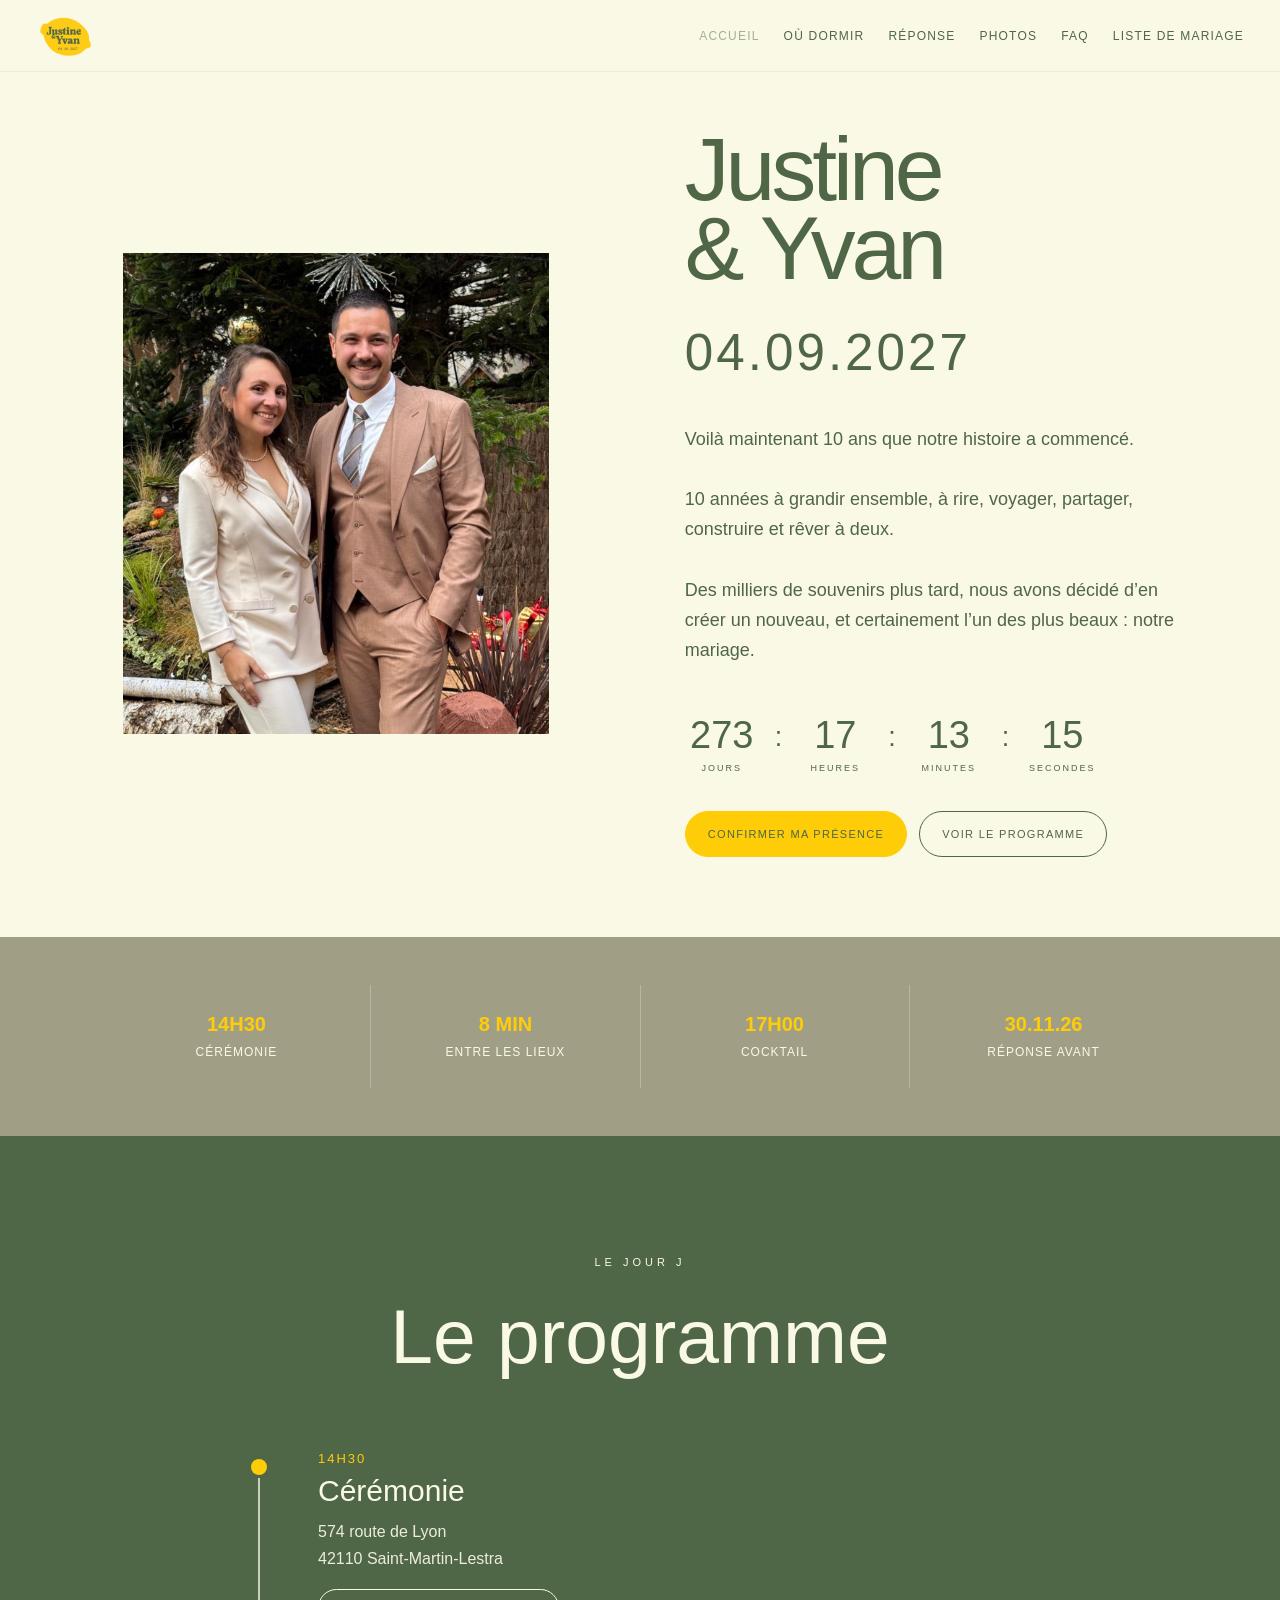
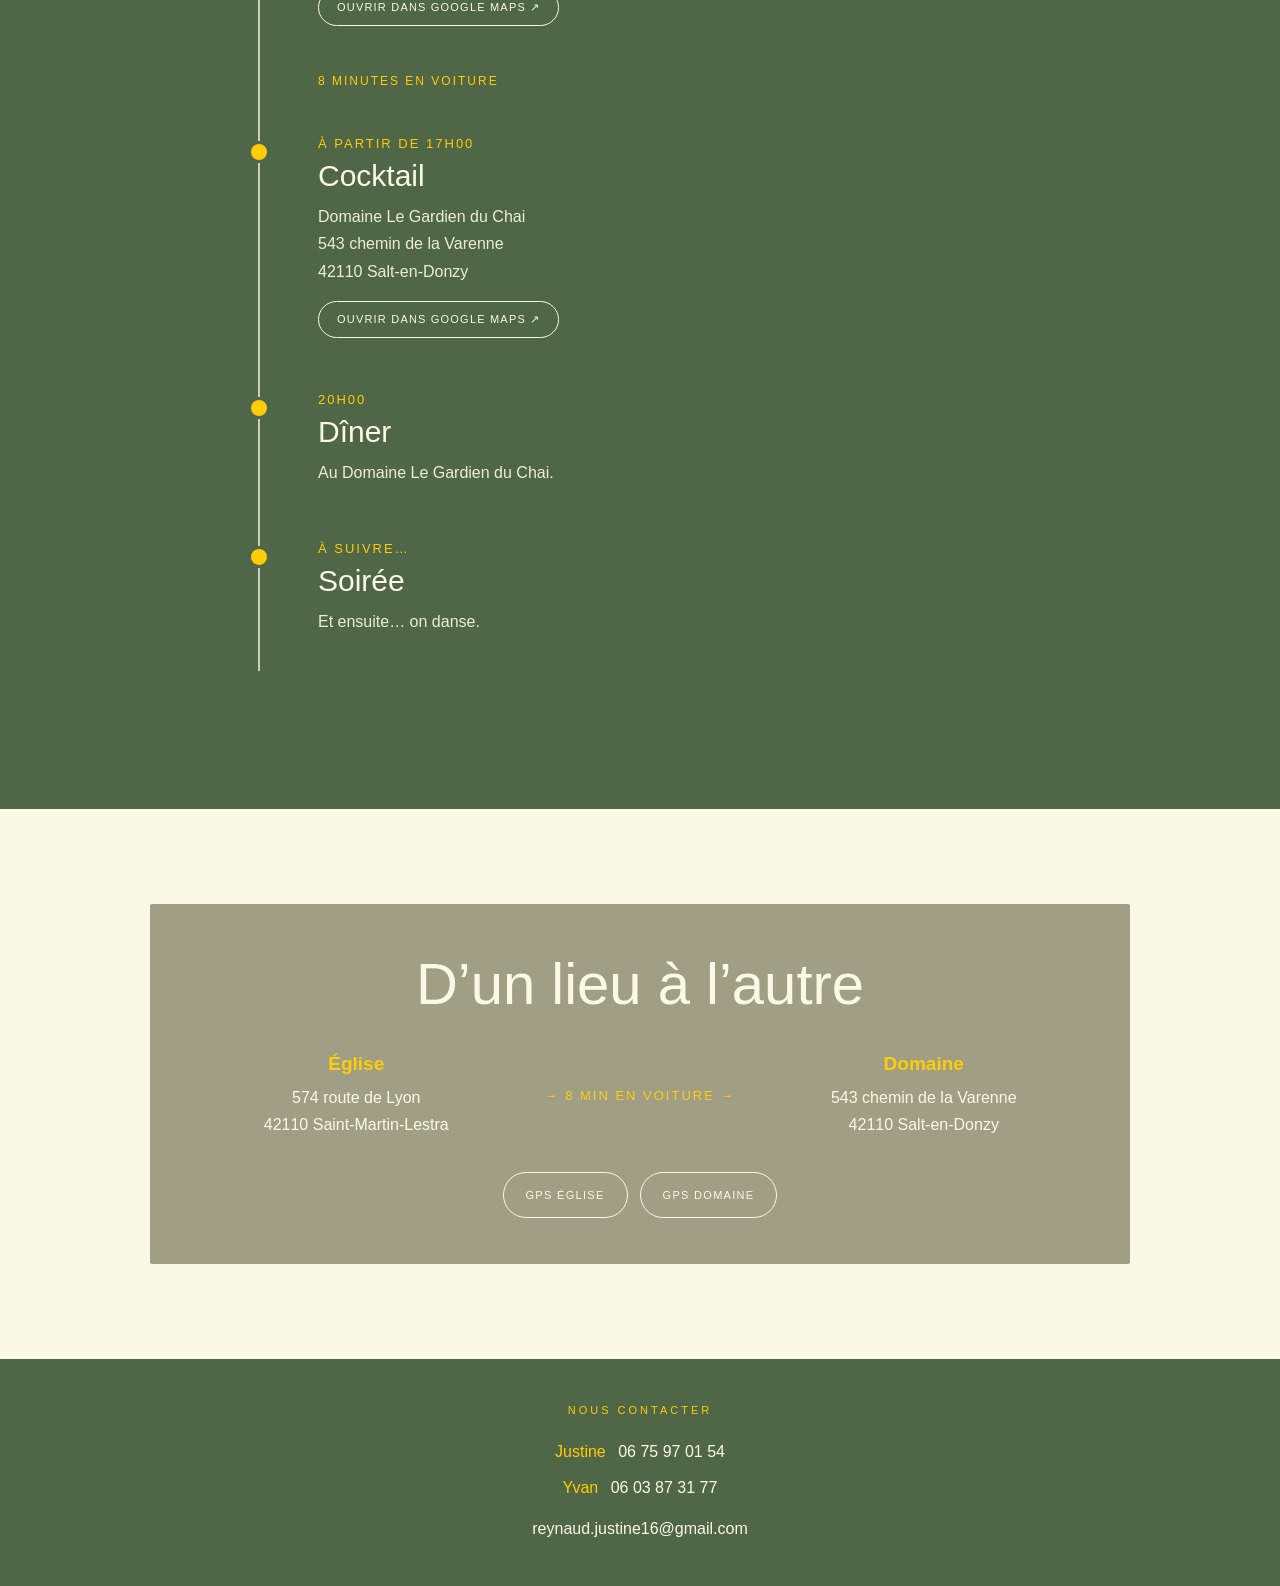
<file: index.html>
<!DOCTYPE html>
<html lang="fr">

<head>

<meta charset="UTF-8">

<meta name="viewport" content="width=device-width, initial-scale=1.0">

<title>Justine & Yvan — 04.09.2027</title>

<link
    rel="icon"
    type="image/png"
    href="./citron-logo.png"
>

<meta
    name="description"
    content="Toutes les informations pour le mariage de Justine & Yvan — 04.09.2027."
>

<meta
    property="og:title"
    content="Justine & Yvan — 04.09.2027"
>

<meta
    property="og:description"
    content="Programme, hébergements, RSVP, photos et informations pratiques."
>

<meta
    property="og:image"
    content="https://mariage-justine-yvan.fr/photo-mariage.jpg"
>

<meta
    property="og:type"
    content="website"
>

<meta
    property="og:locale"
    content="fr_FR"
>

<meta
    name="theme-color"
    content="#4f6647"
>

<link
    rel="canonical"
    href="https://mariage-justine-yvan.fr/"
>

<link
    rel="stylesheet"
    href="./style.css"
>

</head>


<body>


<!-- =========================================================
     NAVIGATION
========================================================= -->

<nav>

    <a
        href="./index.html"
        class="logo-link"
        aria-label="Retour à l'accueil"
    >

        <img
            src="./citron-logo.png"
            alt="Logo Justine et Yvan"
            class="logo-img"
        >

    </a>


    <div class="nav-links">

        <a
            href="./index.html"
            aria-current="page"
        >
            Accueil
        </a>

        <a href="./dormir.html">
            Où dormir
        </a>

        <a href="./rsvp.html">
            Réponse
        </a>

        <a href="./photos.html">
            Photos
        </a>

        <a href="./faq.html">
            FAQ
        </a>

        <a href="./liste.html">
            Liste de mariage
        </a>

    </div>

</nav>


<!-- =========================================================
     CONTENU PRINCIPAL
========================================================= -->

<main>


<!-- =========================================================
     HERO
========================================================= -->

<section class="hero">


    <div class="hero-visual">


        <div class="photo-wrapper">


            <img
                src="./photo-mariage.jpg"
                alt="Justine et Yvan"
            >


        </div>


    </div>



    <div class="hero-content">


        <h1 class="names">

            Justine<br>
            & Yvan

        </h1>


        <div class="date">

            04.09.2027

        </div>


        <p class="intro">

            Voilà maintenant 10 ans que notre histoire a commencé.

            <br><br>

            10 années à grandir ensemble,
            à rire, voyager, partager,
            construire et rêver à deux.

            <br><br>

            Des milliers de souvenirs plus tard,
            nous avons décidé d’en créer un nouveau,
            et certainement l’un des plus beaux :
            notre mariage.

        </p>


        <!-- =================================================
             COMPTE À REBOURS
        ================================================== -->

        <div class="countdown">


            <div class="countdown-item">

                <div
                    class="number"
                    id="days"
                >
                    000
                </div>

                <div class="label">
                    Jours
                </div>

            </div>


            <div class="separator">
                :
            </div>


            <div class="countdown-item">

                <div
                    class="number"
                    id="hours"
                >
                    00
                </div>

                <div class="label">
                    Heures
                </div>

            </div>


            <div class="separator">
                :
            </div>


            <div class="countdown-item">

                <div
                    class="number"
                    id="minutes"
                >
                    00
                </div>

                <div class="label">
                    Minutes
                </div>

            </div>


            <div class="separator">
                :
            </div>


            <div class="countdown-item">

                <div
                    class="number"
                    id="seconds"
                >
                    00
                </div>

                <div class="label">
                    Secondes
                </div>

            </div>


        </div>


        <!-- =================================================
             BOUTONS
        ================================================== -->

        <div class="hero-actions">


            <a
                class="btn btn-yellow"
                href="./rsvp.html"
            >

                Confirmer ma présence

            </a>


            <a
                class="btn btn-outline"
                href="#programme"
            >

                Voir le programme

            </a>


        </div>


    </div>


</section>


<!-- =========================================================
     INFORMATIONS ESSENTIELLES
========================================================= -->

<section
    class="quick-facts"
    aria-label="Informations essentielles"
>


    <div class="quick-facts-grid">


        <div class="quick-fact">

            <strong>
                14H30
            </strong>

            <span>
                Cérémonie
            </span>

        </div>


        <div class="quick-fact">

            <strong>
                8 MIN
            </strong>

            <span>
                Entre les lieux
            </span>

        </div>


        <div class="quick-fact">

            <strong>
                17H00
            </strong>

            <span>
                Cocktail
            </span>

        </div>


        <div class="quick-fact">

            <strong>
                30.11.26
            </strong>

            <span>
                Réponse avant
            </span>

        </div>


    </div>


</section>


<!-- =========================================================
     PROGRAMME
========================================================= -->

<section
    class="program-section"
    id="programme"
>


    <div class="program-container">


        <div class="program-header">


            <div class="page-eyebrow">

                Le jour J

            </div>


            <h2 class="program-title">

                Le programme

            </h2>


        </div>



        <div class="timeline">


            <!-- CÉRÉMONIE -->

            <div class="timeline-item">


                <div class="timeline-dot"></div>


                <div class="timeline-time">

                    14H30

                </div>


                <h3>

                    Cérémonie

                </h3>


                <p>

                    574 route de Lyon

                    <br>

                    42110 Saint-Martin-Lestra

                </p>


                <a
                    class="maps-button"
                    href="https://www.google.com/maps/search/?api=1&query=574+route+de+Lyon+42110+Saint-Martin-Lestra"
                    target="_blank"
                    rel="noopener noreferrer"
                >

                    Ouvrir dans Google Maps ↗

                </a>


            </div>



            <div class="travel-time">

                8 minutes en voiture

            </div>



            <!-- COCKTAIL -->

            <div class="timeline-item">


                <div class="timeline-dot"></div>


                <div class="timeline-time">

                    À PARTIR DE 17H00

                </div>


                <h3>

                    Cocktail

                </h3>


                <p>

                    Domaine Le Gardien du Chai

                    <br>

                    543 chemin de la Varenne

                    <br>

                    42110 Salt-en-Donzy

                </p>


                <a
                    class="maps-button"
                    href="https://www.google.com/maps/search/?api=1&query=543+chemin+de+la+Varenne+42110+Salt-en-Donzy"
                    target="_blank"
                    rel="noopener noreferrer"
                >

                    Ouvrir dans Google Maps ↗

                </a>


            </div>



            <!-- DÎNER -->

            <div class="timeline-item">


                <div class="timeline-dot"></div>


                <div class="timeline-time">

                    20H00

                </div>


                <h3>

                    Dîner

                </h3>


                <p>

                    Au Domaine Le Gardien du Chai.

                </p>


            </div>



            <!-- SOIRÉE -->

            <div class="timeline-item">


                <div class="timeline-dot"></div>


                <div class="timeline-time">

                    À SUIVRE…

                </div>


                <h3>

                    Soirée

                </h3>


                <p>

                    Et ensuite… on danse.

                </p>


            </div>


        </div>


    </div>


</section>


<!-- =========================================================
     CARTE / TRAJET
========================================================= -->

<section class="route-section">


    <div class="route-card">


        <h2 class="route-title">

            D’un lieu à l’autre

        </h2>


        <div class="route-grid">


            <div class="route-place">


                <strong>

                    Église

                </strong>


                <p>

                    574 route de Lyon

                    <br>

                    42110 Saint-Martin-Lestra

                </p>


            </div>



            <div class="route-arrow">

                → 8 min en voiture →

            </div>



            <div class="route-place">


                <strong>

                    Domaine

                </strong>


                <p>

                    543 chemin de la Varenne

                    <br>

                    42110 Salt-en-Donzy

                </p>


            </div>


        </div>



        <div class="route-actions">


            <a
                class="btn btn-cream"
                href="https://www.google.com/maps/search/?api=1&query=574+route+de+Lyon+42110+Saint-Martin-Lestra"
                target="_blank"
                rel="noopener noreferrer"
            >

                GPS Église

            </a>


            <a
                class="btn btn-cream"
                href="https://www.google.com/maps/search/?api=1&query=543+chemin+de+la+Varenne+42110+Salt-en-Donzy"
                target="_blank"
                rel="noopener noreferrer"
            >

                GPS Domaine

            </a>


        </div>


    </div>


</section>


</main>


<!-- =========================================================
     FOOTER
========================================================= -->

<footer class="site-footer">

    <div class="footer-simple">

        <div class="footer-heading">
            Nous contacter
        </div>

        <div class="footer-contacts">

            <a href="tel:+33675970154">
                <span>Justine</span>
                06 75 97 01 54
            </a>

            <a href="tel:+33603873177">
                <span>Yvan</span>
                06 03 87 31 77
            </a>

            <a
                href="mailto:reynaud.justine16@gmail.com"
                class="footer-email"
            >
                reynaud.justine16@gmail.com
            </a>

        </div>

    </div>

</footer>
<script src="./script.js"></script>


</body>

</html>
</file>
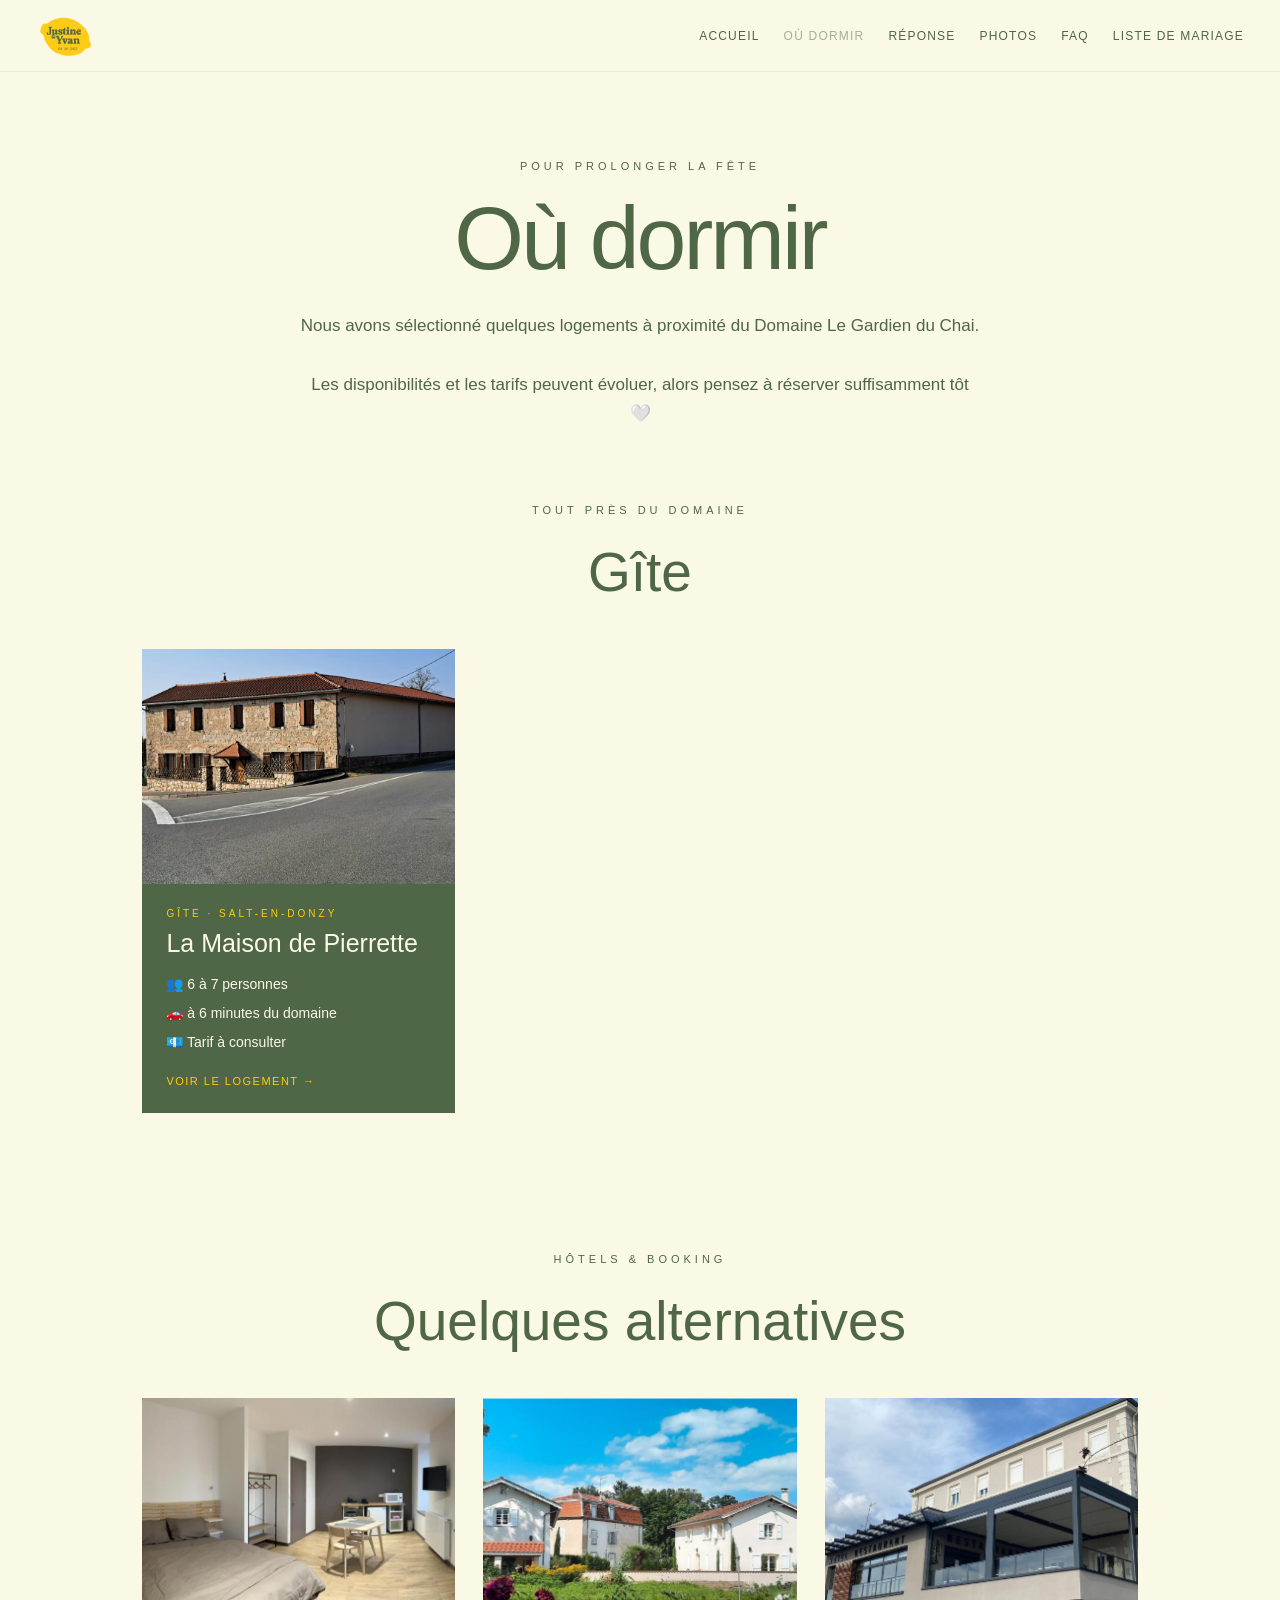
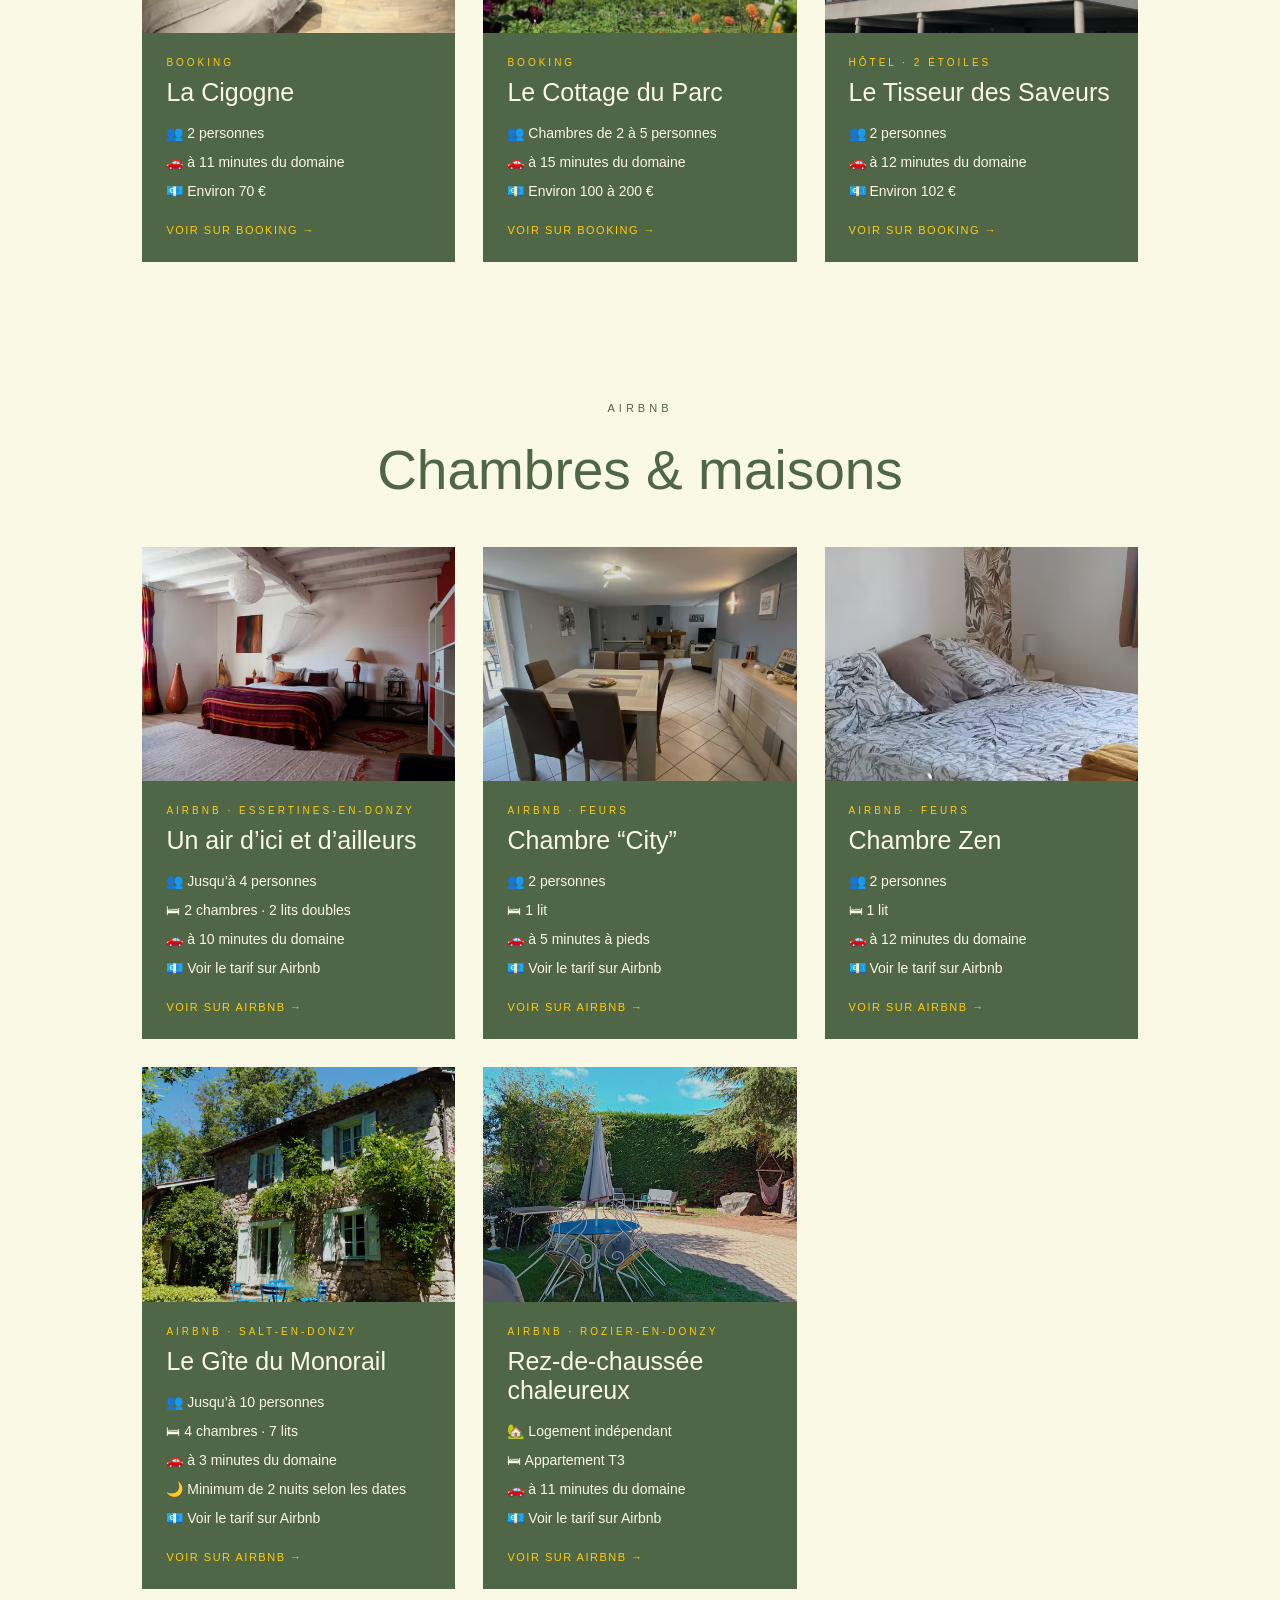
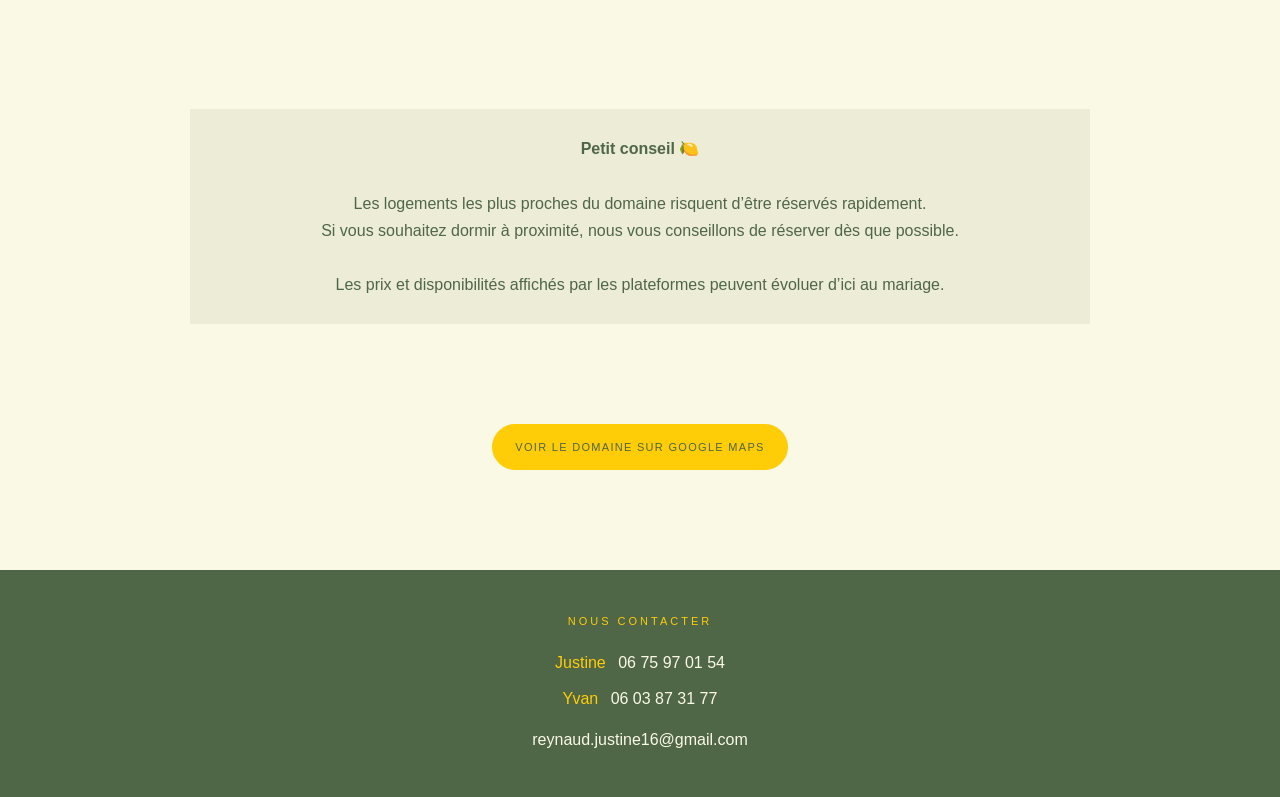
<file: dormir.html>
<!DOCTYPE html>
<html lang="fr">

<head>

<meta charset="UTF-8">

<meta name="viewport" content="width=device-width, initial-scale=1.0">

<title>Où dormir — Justine & Yvan</title>

<link
    rel="icon"
    type="image/png"
    href="./citron-logo.png"
>

<meta
    name="description"
    content="Découvrez les logements à proximité du mariage de Justine et Yvan."
>

<meta
    property="og:title"
    content="Où dormir — Justine & Yvan"
>

<meta
    property="og:description"
    content="Quelques logements à proximité du Domaine Le Gardien du Chai."
>

<meta
    property="og:type"
    content="website"
>

<meta
    name="theme-color"
    content="#4f6647"
>

<link
    rel="stylesheet"
    href="./style.css"
>

</head>


<body>


<!-- =========================================================
     NAVIGATION
========================================================= -->

<nav>

    <a
        href="./index.html"
        class="logo-link"
        aria-label="Retour à l'accueil"
    >

        <img
            src="./citron-logo.png"
            alt="Logo Justine et Yvan"
            class="logo-img"
        >

    </a>


    <div class="nav-links">

        <a href="./index.html">
            Accueil
        </a>

        <a
            href="./dormir.html"
            aria-current="page"
        >
            Où dormir
        </a>

        <a href="./rsvp.html">
            Réponse
        </a>

        <a href="./photos.html">
            Photos
        </a>

        <a href="./faq.html">
            FAQ
        </a>

        <a href="./liste.html">
            Liste de mariage
        </a>

    </div>

</nav>



<main>


<!-- =========================================================
     INTRODUCTION
========================================================= -->

<section class="page-hero">

    <div class="page-eyebrow">
        Pour prolonger la fête
    </div>

    <h1 class="page-title">
        Où dormir
    </h1>

    <p class="page-intro">

        Nous avons sélectionné quelques logements
        à proximité du Domaine Le Gardien du Chai.

        <br><br>

        Les disponibilités et les tarifs peuvent évoluer,
        alors pensez à réserver suffisamment tôt 🤍

    </p>

</section>



<!-- =========================================================
     GÎTE
========================================================= -->

<section>

    <div
        style="
            text-align:center;
            margin-bottom:45px;
            padding:0 22px;
        "
    >

        <div class="page-eyebrow">
            Tout près du domaine
        </div>

        <h2
            style="
                margin:0;
                font-size:clamp(34px,5vw,55px);
                font-weight:400;
            "
        >
            Gîte
        </h2>

    </div>



    <div class="lodging-grid">


        <!-- =================================================
             MAISON DE PIERRETTE
        ================================================== -->

        <a
            class="lodging-card"
            href="https://www.loiretourisme.com/hebergements/gites-et-locations/gite-la-maison-de-pierrette-salt-en-donzy-fr-4203339/"
            target="_blank"
            rel="noopener noreferrer"
        >

            <img
                src="./gite-la-maison-de-pierrette.png"
                alt="Gîte La Maison de Pierrette"
                class="lodging-image"
                loading="lazy"
            >


            <div class="lodging-content">

                <div class="lodging-number">
                    Gîte · Salt-en-Donzy
                </div>

                <h2>
                    La Maison de Pierrette
                </h2>


                <div class="lodging-meta">

                    <span>
                        👥 6 à 7 personnes
                    </span>

                    <span>
                        🚗 à 6 minutes du domaine
                    </span>

                    <span>
                        💶 Tarif à consulter
                    </span>

                </div>


                <span class="lodging-link">
                    Voir le logement →
                </span>

            </div>

        </a>


    </div>

</section>



<!-- =========================================================
     HÔTELS / BOOKING
========================================================= -->

<section>

    <div
        style="
            text-align:center;
            margin:20px 0 45px;
            padding:0 22px;
        "
    >

        <div class="page-eyebrow">
            Hôtels & Booking
        </div>

        <h2
            style="
                margin:0;
                font-size:clamp(34px,5vw,55px);
                font-weight:400;
            "
        >
            Quelques alternatives
        </h2>

    </div>



    <div class="lodging-grid">


        <!-- =================================================
             LA CIGOGNE
        ================================================== -->

        <a
            class="lodging-card"
            href="https://www.booking.com/Share-t4IPh85"
            target="_blank"
            rel="noopener noreferrer"
        >

            <img
                src="./hotel-la-cigogne.png"
                alt="La Cigogne"
                class="lodging-image"
                loading="lazy"
            >


            <div class="lodging-content">

                <div class="lodging-number">
                    Booking
                </div>

                <h2>
                    La Cigogne
                </h2>


                <div class="lodging-meta">

                    <span>
                        👥 2 personnes
                    </span>

                    <span>
                        🚗 à 11 minutes du domaine
                    </span>

                    <span>
                        💶 Environ 70 €
                    </span>

                </div>


                <span class="lodging-link">
                    Voir sur Booking →
                </span>

            </div>

        </a>



        <!-- =================================================
             COTTAGE DU PARC
        ================================================== -->

        <a
            class="lodging-card"
            href="https://www.booking.com/hotel/fr/le-cottage-du-parc.fr.html?aid=318615&label=New_French_FR_FR_21427174705-fCC38jrf9aO1mW%2A1sbKrZQS821639469053%3Apl%3Ata%3Ap1%3Ap2%3Aac%3Aap%3Aneg&sid=9568a7fec57484bb2b61bb2feebea63c&all_sr_blocks=725899002_311032014_2_42_0&checkin=2027-09-04&checkout=2027-09-05&dest_id=7258990&dest_type=hotel&dist=0&group_adults=2&group_children=0&hapos=1&highlighted_blocks=725899002_311032014_2_42_0&hpos=1&matching_block_id=725899002_311032014_2_42_0&no_rooms=1&req_adults=2&req_children=0&room1=A%2CA&sb_price_type=total&sr_order=popularity&sr_pri_blocks=725899002_311032014_2_42_0__11025&srepoch=1788205868&srpvid=40c58b912fb807b7&type=total&ucfs=1"
            target="_blank"
            rel="noopener noreferrer"
        >

            <img
                src="./hotel-cottage-du-parc.png"
                alt="Le Cottage du Parc"
                class="lodging-image"
                loading="lazy"
            >


            <div class="lodging-content">

                <div class="lodging-number">
                    Booking
                </div>

                <h2>
                    Le Cottage du Parc
                </h2>


                <div class="lodging-meta">

                    <span>
                        👥 Chambres de 2 à 5 personnes
                    </span>

                    <span>
                        🚗 à 15 minutes du domaine
                    </span>

                    <span>
                        💶 Environ 100 à 200 €
                    </span>

                </div>


                <span class="lodging-link">
                    Voir sur Booking →
                </span>

            </div>

        </a>



        <!-- =================================================
             LOGIS
        ================================================== -->

        <a
            class="lodging-card"
            href="https://www.booking.com/Share-is6u3S"
            target="_blank"
            rel="noopener noreferrer"
        >

            <img
                src="./hotel-logis.png"
                alt="Logis Hôtel Le Tisseur des Saveurs"
                class="lodging-image"
                loading="lazy"
            >


            <div class="lodging-content">

                <div class="lodging-number">
                    Hôtel · 2 étoiles
                </div>

                <h2>
                    Le Tisseur des Saveurs
                </h2>


                <div class="lodging-meta">

                    <span>
                        👥 2 personnes
                    </span>

                    <span>
                        🚗 à 12 minutes du domaine
                    </span>

                    <span>
                        💶 Environ 102 €
                    </span>

                </div>


                <span class="lodging-link">
                    Voir sur Booking →
                </span>

            </div>

        </a>


    </div>

</section>



<!-- =========================================================
     AIRBNB
========================================================= -->

<section>

    <div
        style="
            text-align:center;
            margin:20px 0 45px;
            padding:0 22px;
        "
    >

        <div class="page-eyebrow">
            Airbnb
        </div>

        <h2
            style="
                margin:0;
                font-size:clamp(34px,5vw,55px);
                font-weight:400;
            "
        >
            Chambres & maisons
        </h2>

    </div>



    <div class="lodging-grid">


        <!-- =================================================
             UN AIR D'ICI ET D'AILLEURS
        ================================================== -->

        <a
            class="lodging-card"
            href="https://www.airbnb.fr/rooms/41369839?unique_share_id=b81e0d73-acfe-4441-9d9f-9b58e2b578f7&viralityEntryPoint=1&s=76&source_impression_id=p3_1788206563_P3-AJbuneiRjP-1J"
            target="_blank"
            rel="noopener noreferrer"
        >

            <img
                src="./airbnb-air-dici-et-dailleurs-essertines.png"
                alt="Un air d'ici et d'ailleurs"
                class="lodging-image"
                loading="lazy"
            >


            <div class="lodging-content">

                <div class="lodging-number">
                    Airbnb · Essertines-en-Donzy
                </div>

                <h2>
                    Un air d’ici et d’ailleurs
                </h2>


                <div class="lodging-meta">

                    <span>
                        👥 Jusqu’à 4 personnes
                    </span>

                    <span>
                        🛏 2 chambres · 2 lits doubles
                    </span>

                    <span>
                        🚗 à 10 minutes du domaine
                    </span>

                    <span>
                        💶 Voir le tarif sur Airbnb
                    </span>

                </div>


                <span class="lodging-link">
                    Voir sur Airbnb →
                </span>

            </div>

        </a>



        <!-- =================================================
             CHAMBRE CITY
        ================================================== -->

        <a
            class="lodging-card"
            href="https://www.airbnb.fr/rooms/823038582919328198?unique_share_id=965f3e10-9026-442d-ab28-6ded05ccad34&viralityEntryPoint=1&s=76&source_impression_id=p3_1788206354_P3QEZiDkY7Ca36qT"
            target="_blank"
            rel="noopener noreferrer"
        >

            <img
                src="./airbnb-chambre-city.png"
                alt="Chambre City à Feurs"
                class="lodging-image"
                loading="lazy"
            >


            <div class="lodging-content">

                <div class="lodging-number">
                    Airbnb · Feurs
                </div>

                <h2>
                    Chambre “City”
                </h2>


                <div class="lodging-meta">

                    <span>
                        👥 2 personnes
                    </span>

                    <span>
                        🛏 1 lit
                    </span>

                    <span>
                        🚗 à 5 minutes à pieds
                    </span>

                    <span>
                        💶 Voir le tarif sur Airbnb
                    </span>

                </div>


                <span class="lodging-link">
                    Voir sur Airbnb →
                </span>

            </div>

        </a>



        <!-- =================================================
             CHAMBRE ZEN
        ================================================== -->

        <a
            class="lodging-card"
            href="https://www.airbnb.fr/rooms/1104145460036582682?unique_share_id=934fe3d3-8ace-4450-bcd7-aac6c756539d&viralityEntryPoint=1&s=76&source_impression_id=p3_1788206575_P38aAcTjSkl3_nl-"
            target="_blank"
            rel="noopener noreferrer"
        >

            <img
                src="./airbnb-chambre-zen-feurs.png"
                alt="Chambre Zen à Feurs"
                class="lodging-image"
                loading="lazy"
            >


            <div class="lodging-content">

                <div class="lodging-number">
                    Airbnb · Feurs
                </div>

                <h2>
                    Chambre Zen
                </h2>


                <div class="lodging-meta">

                    <span>
                        👥 2 personnes
                    </span>

                    <span>
                        🛏 1 lit
                    </span>

                    <span>
                        🚗 à 12 minutes du domaine
                    </span>

                    <span>
                        💶 Voir le tarif sur Airbnb
                    </span>

                </div>


                <span class="lodging-link">
                    Voir sur Airbnb →
                </span>

            </div>

        </a>



        <!-- =================================================
             GÎTE DU MONORAIL
        ================================================== -->

        <a
            class="lodging-card"
            href="https://www.airbnb.fr/rooms/32126428?unique_share_id=b1abbf35-8d3e-4d51-a5f8-53a7b6e2c336&viralityEntryPoint=1&s=76&source_impression_id=p3_1788206569_P39MRn-5y9yFYI-Z"
            target="_blank"
            rel="noopener noreferrer"
        >

            <img
                src="./airbnb-gite-du-monorail.png"
                alt="Le Gîte du Monorail"
                class="lodging-image"
                loading="lazy"
            >


            <div class="lodging-content">

                <div class="lodging-number">
                    Airbnb · Salt-en-Donzy
                </div>

                <h2>
                    Le Gîte du Monorail
                </h2>


                <div class="lodging-meta">

                    <span>
                        👥 Jusqu’à 10 personnes
                    </span>

                    <span>
                        🛏 4 chambres · 7 lits
                    </span>

                    <span>
                        🚗 à 3 minutes du domaine
                    </span>

                    <span>
                        🌙 Minimum de 2 nuits selon les dates
                    </span>

                    <span>
                        💶 Voir le tarif sur Airbnb
                    </span>

                </div>


                <span class="lodging-link">
                    Voir sur Airbnb →
                </span>

            </div>

        </a>



        <!-- =================================================
             ROZIER-EN-DONZY
        ================================================== -->

        <a
            class="lodging-card"
            href="https://www.airbnb.fr/rooms/611610401178877054?unique_share_id=6aa9d9db-5854-4ebe-8383-8e1ef5df6bb0&viralityEntryPoint=1&s=76&source_impression_id=p3_1788206566_P3zSCL9FekDYkDav"
            target="_blank"
            rel="noopener noreferrer"
        >

            <img
                src="./airbnb-rozier-en-donzy.png"
                alt="Rez-de-chaussée chaleureux à Rozier-en-Donzy"
                class="lodging-image"
                loading="lazy"
            >


            <div class="lodging-content">

                <div class="lodging-number">
                    Airbnb · Rozier-en-Donzy
                </div>

                <h2>
                    Rez-de-chaussée chaleureux
                </h2>


                <div class="lodging-meta">

                    <span>
                        🏡 Logement indépendant
                    </span>

                    <span>
                        🛏 Appartement T3
                    </span>

                    <span>
                        🚗 à 11 minutes du domaine
                    </span>

                    <span>
                        💶 Voir le tarif sur Airbnb
                    </span>

                </div>


                <span class="lodging-link">
                    Voir sur Airbnb →
                </span>

            </div>

        </a>


    </div>

</section>



<!-- =========================================================
     CONSEIL
========================================================= -->

<div class="note">

    <strong>
        Petit conseil 🍋
    </strong>

    <br><br>

    Les logements les plus proches du domaine
    risquent d’être réservés rapidement.

    <br>

    Si vous souhaitez dormir à proximité,
    nous vous conseillons de réserver dès que possible.

    <br><br>

    Les prix et disponibilités affichés par les plateformes
    peuvent évoluer d’ici au mariage.

</div>



<!-- =========================================================
     GOOGLE MAPS
========================================================= -->

<div
    style="
        text-align:center;
        padding:0 22px 100px;
    "
>

    <a

        href="https://www.google.com/maps/search/?api=1&query=543+chemin+de+la+Varenne+42110+Salt-en-Donzy"

        target="_blank"

        rel="noopener noreferrer"

        class="btn btn-yellow"

    >

        Voir le Domaine sur Google Maps

    </a>

</div>


</main>



<!-- =========================================================
     FOOTER SIMPLE
========================================================= -->

<footer class="site-footer">

    <div class="footer-simple">

        <div class="footer-heading">
            Nous contacter
        </div>


        <div class="footer-contacts">

            <a href="tel:+33675970154">

                <span>
                    Justine
                </span>

                06 75 97 01 54

            </a>


            <a href="tel:+33603873177">

                <span>
                    Yvan
                </span>

                06 03 87 31 77

            </a>


            <a
                href="mailto:reynaud.justine16@gmail.com"
                class="footer-email"
            >

                reynaud.justine16@gmail.com

            </a>

        </div>

    </div>

</footer>


<script src="./script.js"></script>


</body>

</html>
</file>
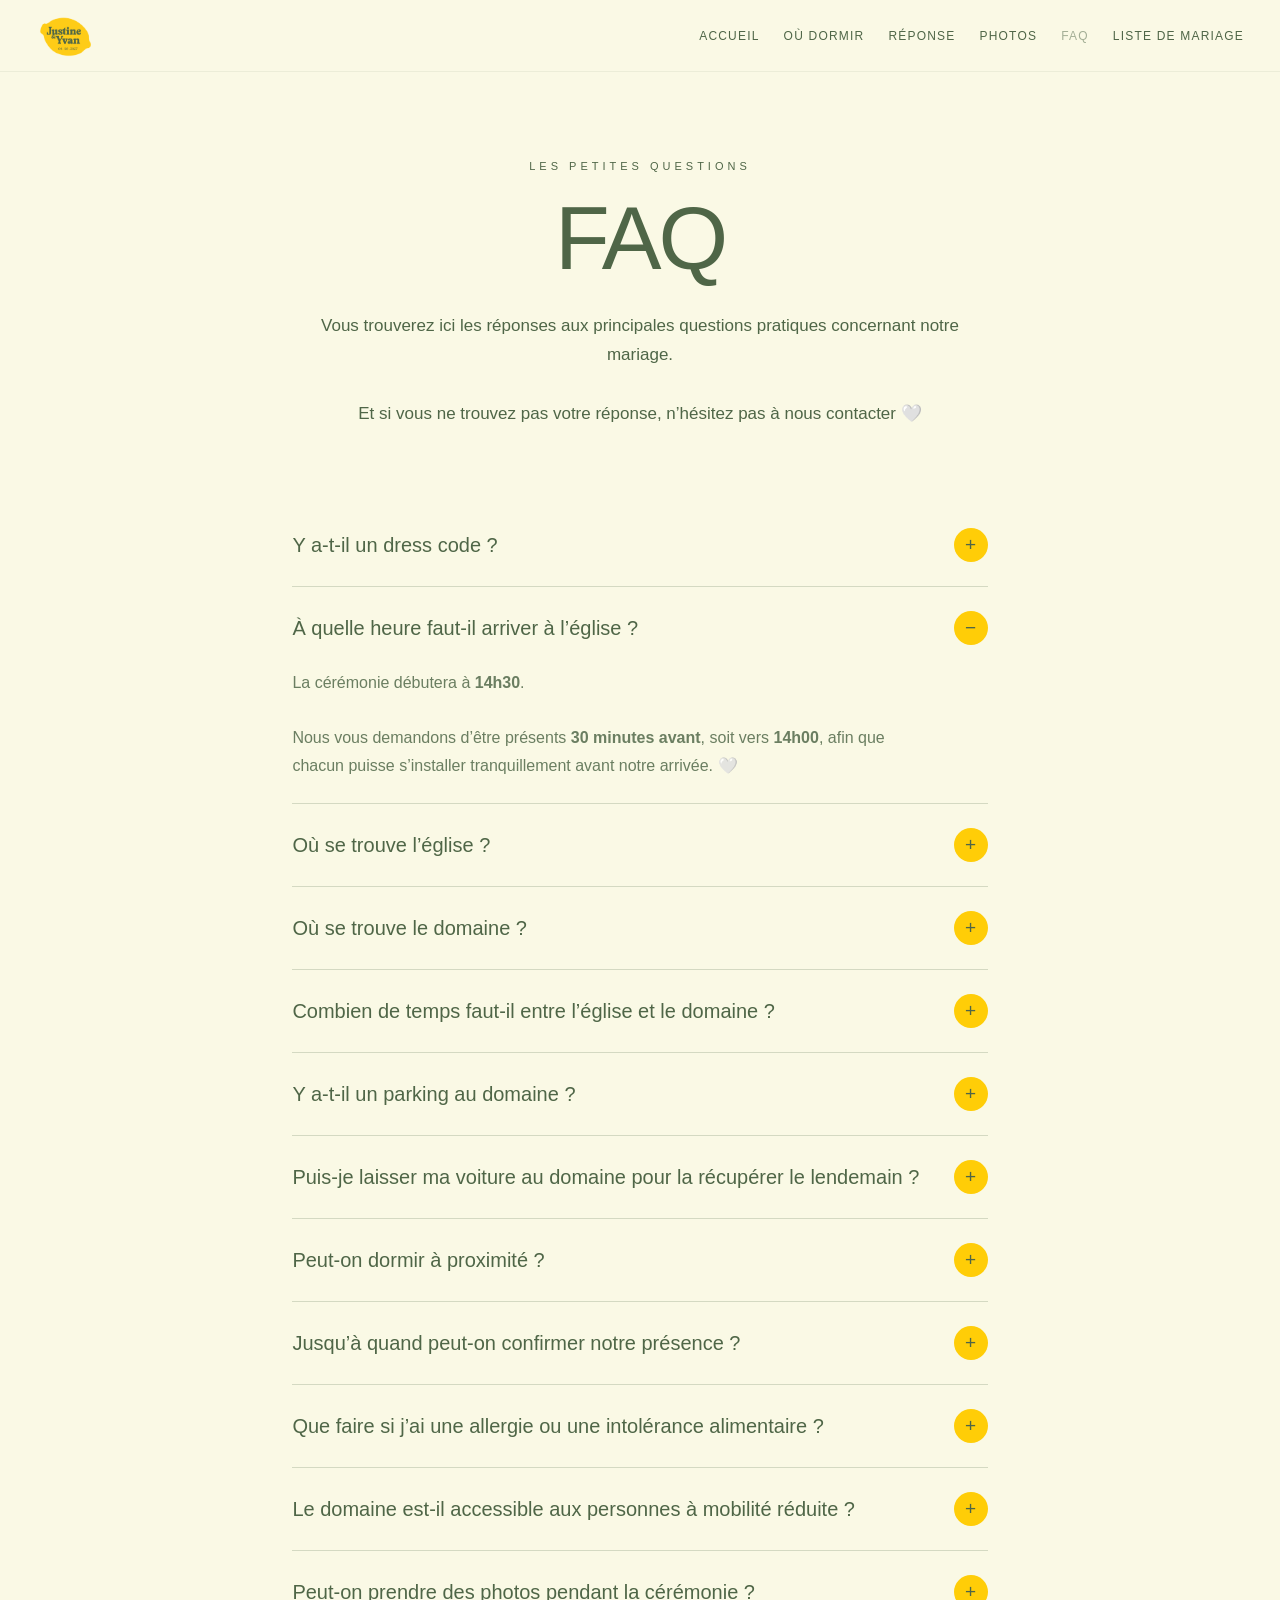
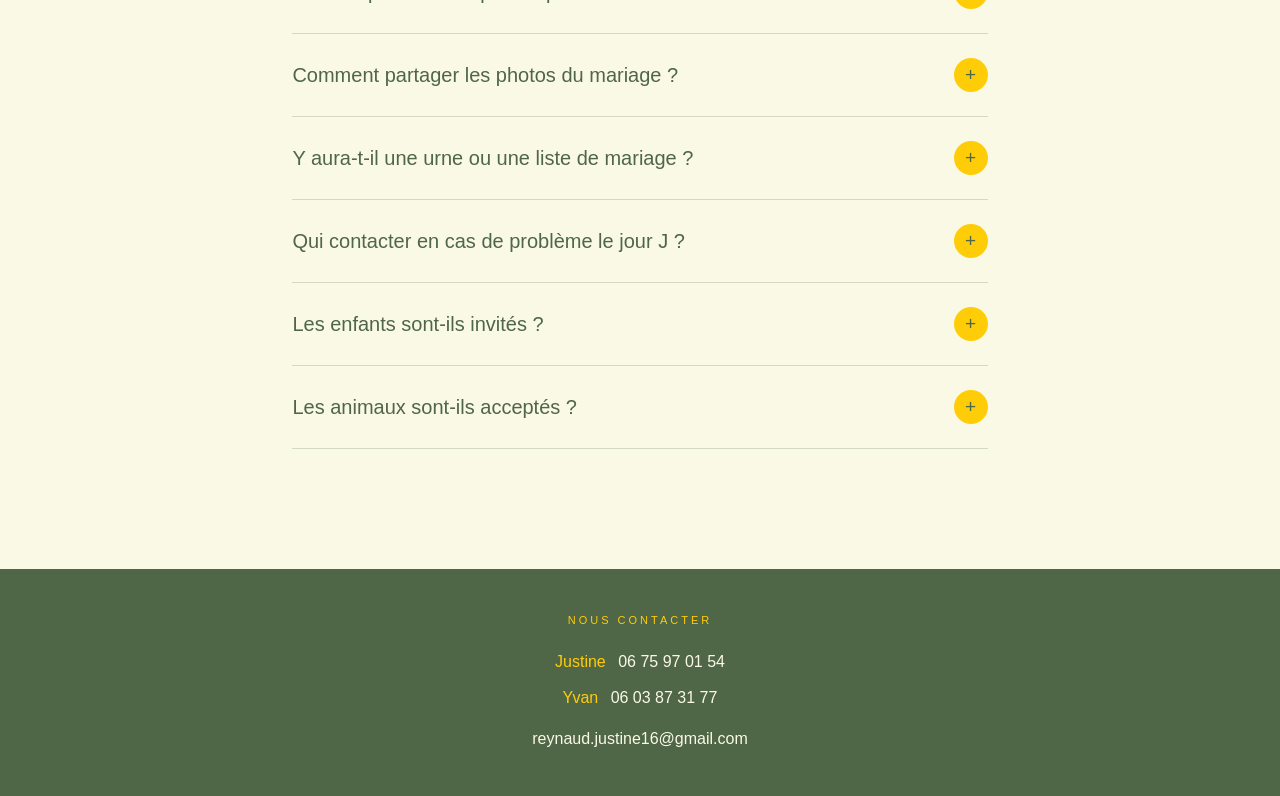
<file: faq.html>
<!DOCTYPE html>
<html lang="fr">

<head>

<meta charset="UTF-8">

<meta name="viewport" content="width=device-width, initial-scale=1.0">

<title>FAQ — Justine & Yvan</title>

<link
    rel="icon"
    type="image/png"
    href="./citron-logo.png"
>

<meta
    name="description"
    content="Toutes les informations pratiques pour le mariage de Justine et Yvan."
>

<meta
    property="og:title"
    content="FAQ — Justine & Yvan"
>

<meta
    property="og:description"
    content="Retrouvez toutes les informations pratiques pour le mariage de Justine et Yvan."
>

<meta
    property="og:type"
    content="website"
>

<meta
    name="theme-color"
    content="#4f6647"
>

<link
    rel="stylesheet"
    href="./style.css"
>

</head>


<body>


<!-- =========================================================
     NAVIGATION
========================================================= -->

<nav>

    <a
        href="./index.html"
        class="logo-link"
        aria-label="Retour à l'accueil"
    >

        <img
            src="./citron-logo.png"
            alt="Logo Justine et Yvan"
            class="logo-img"
        >

    </a>


    <div class="nav-links">

        <a href="./index.html">
            Accueil
        </a>

        <a href="./dormir.html">
            Où dormir
        </a>

        <a href="./rsvp.html">
            Réponse
        </a>

        <a href="./photos.html">
            Photos
        </a>

        <a
            href="./faq.html"
            aria-current="page"
        >
            FAQ
        </a>

        <a href="./liste.html">
            Liste de mariage
        </a>

    </div>

</nav>



<main>


<!-- =========================================================
     INTRO
========================================================= -->

<section class="page-hero">

    <div class="page-eyebrow">
        Les petites questions
    </div>

    <h1 class="page-title">
        FAQ
    </h1>

    <p class="page-intro">

        Vous trouverez ici les réponses aux principales
        questions pratiques concernant notre mariage.

        <br><br>

        Et si vous ne trouvez pas votre réponse,
        n’hésitez pas à nous contacter 🤍

    </p>

</section>



<!-- =========================================================
     FAQ
========================================================= -->

<section class="faq-list">


    <!-- =====================================================
         DRESS CODE
    ====================================================== -->

    <div class="faq-item">

        <button
            class="faq-question"
            type="button"
        >

            <span>
                Y a-t-il un dress code ?
            </span>

            <span class="faq-symbol">
                +
            </span>

        </button>


        <div class="faq-answer">

            Nous n’imposons pas de dress code particulier.

            <br><br>

            Venez simplement dans une tenue dans laquelle
            vous vous sentez élégant(e), à l’aise,
            et prêt(e) à faire la fête avec nous !

        </div>

    </div>



    <!-- =====================================================
         HEURE ARRIVÉE ÉGLISE
    ====================================================== -->

    <div class="faq-item open">

        <button
            class="faq-question"
            type="button"
        >

            <span>
                À quelle heure faut-il arriver à l’église ?
            </span>

            <span class="faq-symbol">
                −
            </span>

        </button>


        <div class="faq-answer">

            La cérémonie débutera à
            <strong>14h30</strong>.

            <br><br>

            Nous vous demandons d’être présents
            <strong>30 minutes avant</strong>,
            soit vers <strong>14h00</strong>,
            afin que chacun puisse s’installer tranquillement
            avant notre arrivée. 🤍

        </div>

    </div>



    <!-- =====================================================
         ADRESSE ÉGLISE
    ====================================================== -->

    <div class="faq-item">

        <button
            class="faq-question"
            type="button"
        >

            <span>
                Où se trouve l’église ?
            </span>

            <span class="faq-symbol">
                +
            </span>

        </button>


        <div class="faq-answer">

            La cérémonie religieuse aura lieu à :

            <br><br>

            <strong>
                Église Saint-Martin
            </strong>

            <br>

            574 route de Lyon

            <br>

            42110 Saint-Martin-Lestra

            <br><br>

            <a
                href="https://www.google.com/maps/search/?api=1&query=574+route+de+Lyon+42110+Saint-Martin-Lestra"
                target="_blank"
                rel="noopener noreferrer"
            >
                Ouvrir l’adresse dans Google Maps →
            </a>

        </div>

    </div>



    <!-- =====================================================
         ADRESSE DOMAINE
    ====================================================== -->

    <div class="faq-item">

        <button
            class="faq-question"
            type="button"
        >

            <span>
                Où se trouve le domaine ?
            </span>

            <span class="faq-symbol">
                +
            </span>

        </button>


        <div class="faq-answer">

            La réception aura lieu au :

            <br><br>

            <strong>
                Domaine Le Gardien du Chai
            </strong>

            <br>

            543 chemin de la Varenne

            <br>

            42110 Salt-en-Donzy

            <br><br>

            <a
                href="https://www.google.com/maps/search/?api=1&query=543+chemin+de+la+Varenne+42110+Salt-en-Donzy"
                target="_blank"
                rel="noopener noreferrer"
            >
                Ouvrir l’adresse dans Google Maps →
            </a>

        </div>

    </div>



    <!-- =====================================================
         TEMPS DE TRAJET
    ====================================================== -->

    <div class="faq-item">

        <button
            class="faq-question"
            type="button"
        >

            <span>
                Combien de temps faut-il entre l’église et le domaine ?
            </span>

            <span class="faq-symbol">
                +
            </span>

        </button>


        <div class="faq-answer">

            Il faut compter environ
            <strong>8 minutes en voiture</strong>
            entre l’église et le Domaine Le Gardien du Chai.

        </div>

    </div>



    <!-- =====================================================
         PARKING
    ====================================================== -->

    <div class="faq-item">

        <button
            class="faq-question"
            type="button"
        >

            <span>
                Y a-t-il un parking au domaine ?
            </span>

            <span class="faq-symbol">
                +
            </span>

        </button>


        <div class="faq-answer">

            Oui.

            <br><br>

            Une <strong>allée entière située sous les arbres</strong>
            sera réservée au stationnement des invités.

            <br><br>

            À votre arrivée, une personne sera présente pour
            <strong>vous indiquer où vous garer</strong>
            et vous montrer le chemin à suivre
            pour rejoindre le domaine. 🚗🌿

        </div>

    </div>



    <!-- =====================================================
         VOITURE LE LENDEMAIN
    ====================================================== -->

    <div class="faq-item">

        <button
            class="faq-question"
            type="button"
        >

            <span>
                Puis-je laisser ma voiture au domaine pour la récupérer le lendemain ?
            </span>

            <span class="faq-symbol">
                +
            </span>

        </button>


        <div class="faq-answer">

            Oui, bien sûr.

            <br><br>

            Vous pourrez
            <strong>laisser votre voiture au domaine pendant la nuit</strong>
            et revenir la récupérer le lendemain.

            <br><br>

            Si vous ne vous sentez pas en état de reprendre la route,
            laissez-la sur place et profitez de la soirée sereinement. 🤍

        </div>

    </div>



    <!-- =====================================================
         DORMIR
    ====================================================== -->

    <div class="faq-item">

        <button
            class="faq-question"
            type="button"
        >

            <span>
                Peut-on dormir à proximité ?
            </span>

            <span class="faq-symbol">
                +
            </span>

        </button>


        <div class="faq-answer">

            Oui, plusieurs hôtels, gîtes et Airbnb
            sont disponibles autour du domaine.

            <br><br>

            Nous avons regroupé une sélection
            sur notre page

            <a href="./dormir.html">
                Où dormir
            </a>.

            <br><br>

            Nous vous conseillons de réserver suffisamment tôt,
            car les logements les plus proches risquent
            d’être rapidement complets.

        </div>

    </div>



    <!-- =====================================================
         RSVP
    ====================================================== -->

    <div class="faq-item">

        <button
            class="faq-question"
            type="button"
        >

            <span>
                Jusqu’à quand peut-on confirmer notre présence ?
            </span>

            <span class="faq-symbol">
                +
            </span>

        </button>


        <div class="faq-answer">

            Merci de confirmer votre présence
            <strong>avant le 30 novembre 2026</strong>.

            <br><br>

            Vous pouvez répondre directement grâce à la page

            <a href="./rsvp.html">
                RSVP
            </a>.

        </div>

    </div>



    <!-- =====================================================
         ALLERGIES
    ====================================================== -->

    <div class="faq-item">

        <button
            class="faq-question"
            type="button"
        >

            <span>
                Que faire si j’ai une allergie ou une intolérance alimentaire ?
            </span>

            <span class="faq-symbol">
                +
            </span>

        </button>


        <div class="faq-answer">

            Vous pouvez nous préciser vos allergies
            ou intolérances directement dans le formulaire RSVP.

            <br><br>

            Merci d’indiquer également
            <strong>le nom de la personne concernée</strong>,
            afin que nous puissions transmettre correctement
            l’information.

        </div>

    </div>



    <!-- =====================================================
         ACCESSIBILITÉ
    ====================================================== -->

    <div class="faq-item">

        <button
            class="faq-question"
            type="button"
        >

            <span>
                Le domaine est-il accessible aux personnes à mobilité réduite ?
            </span>

            <span class="faq-symbol">
                +
            </span>

        </button>


        <div class="faq-answer">

            Oui, le domaine dispose d’un
            <strong>accès pour les personnes à mobilité réduite</strong>.

            <br><br>

            Si vous ou l’un de vos accompagnants
            avez besoin d’un aménagement particulier,
            merci de <strong>nous prévenir à l’avance</strong>.

            <br><br>

            Cela nous permettra de nous organiser
            au mieux pour votre arrivée.

        </div>

    </div>



    <!-- =====================================================
         PHOTOS ÉGLISE
    ====================================================== -->

    <div class="faq-item">

        <button
            class="faq-question"
            type="button"
        >

            <span>
                Peut-on prendre des photos pendant la cérémonie ?
            </span>

            <span class="faq-symbol">
                +
            </span>

        </button>


        <div class="faq-answer">

            Pendant la cérémonie à l’église,
            nous vous demandons de
            <strong>ne pas prendre de photos ni de vidéos</strong>.

            <br><br>

            Nous aimerions que chacun puisse profiter
            pleinement de ce moment avec nous. 🤍

            <br><br>

            Une fois la cérémonie terminée,
            vous pourrez en revanche
            <strong>prendre autant de photos et de vidéos que vous le souhaitez !</strong> 📸

        </div>

    </div>



    <!-- =====================================================
         PARTAGE PHOTOS
    ====================================================== -->

    <div class="faq-item">

        <button
            class="faq-question"
            type="button"
        >

            <span>
                Comment partager les photos du mariage ?
            </span>

            <span class="faq-symbol">
                +
            </span>

        </button>


        <div class="faq-answer">

            Nous utiliserons
            <strong>WedShoots</strong>
            pour rassembler les photos et vidéos du mariage.

            <br><br>

            Vous trouverez le lien direct,
            le code de l’album et le QR code
            sur notre page

            <a href="./photos.html">
                Photos
            </a>.

        </div>

    </div>



    <!-- =====================================================
         LISTE DE MARIAGE
    ====================================================== -->

    <div class="faq-item">

        <button
            class="faq-question"
            type="button"
        >

            <span>
                Y aura-t-il une urne ou une liste de mariage ?
            </span>

            <span class="faq-symbol">
                +
            </span>

        </button>


        <div class="faq-answer">

            Une urne sera disponible le jour du mariage.

            <br><br>

            Vous pouvez également consulter
            les informations prévues sur notre page

            <a href="./liste.html">
                Liste de mariage
            </a>.

        </div>

    </div>



    <!-- =====================================================
         CONTACT JOUR J
    ====================================================== -->

    <div class="faq-item">

        <button
            class="faq-question"
            type="button"
        >

            <span>
                Qui contacter en cas de problème le jour J ?
            </span>

            <span class="faq-symbol">
                +
            </span>

        </button>


        <div class="faq-answer">

            Le jour du mariage, en cas de question,
            de retard ou de petit imprévu,
            vous pouvez contacter :

            <br><br>

            <strong>
                Charles Ailloud
            </strong>

            <br>

            <a href="tel:+33777043736">
                07 77 04 37 36
            </a>

            <br><br>

            <strong>
                Elisa
            </strong>

            <br>

            <a href="tel:+33661510181">
                06 61 51 01 81
            </a>

            <br><br>

            Sur smartphone, il suffit d’appuyer
            directement sur le numéro pour appeler. 📞

        </div>

    </div>


    <!-- =====================================================
         ENFANTS
    ====================================================== -->

    <div class="faq-item">

        <button
            class="faq-question"
            type="button"
        >

            <span>
                Les enfants sont-ils invités ?
            </span>

            <span class="faq-symbol">
                +
            </span>

        </button>


        <div class="faq-answer">

            Les informations concernant les enfants
            invités sont précisées directement avec les familles concernées.

            <br><br>

            En cas de doute, n’hésitez pas à nous demander.

        </div>

    </div>



    <!-- =====================================================
         ANIMAUX
    ====================================================== -->

    <div class="faq-item">

        <button
            class="faq-question"
            type="button"
        >

            <span>
                Les animaux sont-ils acceptés ?
            </span>

            <span class="faq-symbol">
                +
            </span>

        </button>


        <div class="faq-answer">

            Pour toute demande concernant la présence d’un animal,
            merci de nous contacter directement en amont
            afin que nous puissions vérifier ce qui est possible
            avec le lieu de réception.

        </div>

    </div>



</section>


</main>



<!-- =========================================================
     FOOTER SIMPLE
========================================================= -->

<footer class="site-footer">

    <div class="footer-simple">

        <div class="footer-heading">
            Nous contacter
        </div>


        <div class="footer-contacts">

            <a href="tel:+33675970154">

                <span>
                    Justine
                </span>

                06 75 97 01 54

            </a>


            <a href="tel:+33603873177">

                <span>
                    Yvan
                </span>

                06 03 87 31 77

            </a>


            <a
                href="mailto:reynaud.justine16@gmail.com"
                class="footer-email"
            >

                reynaud.justine16@gmail.com

            </a>

        </div>

    </div>

</footer>



<!-- =========================================================
     JAVASCRIPT FAQ
========================================================= -->

<script>

const faqButtons =
    document.querySelectorAll(
        ".faq-question"
    );


faqButtons.forEach(function(button) {

    button.addEventListener(
        "click",
        function() {

            const currentItem =
                button.closest(
                    ".faq-item"
                );

            const wasOpen =
                currentItem.classList.contains(
                    "open"
                );


            /*
                On ferme toutes les questions.
            */

            document
                .querySelectorAll(
                    ".faq-item"
                )
                .forEach(function(item) {

                    item.classList.remove(
                        "open"
                    );

                    const symbol =
                        item.querySelector(
                            ".faq-symbol"
                        );

                    if (symbol) {
                        symbol.textContent = "+";
                    }

                });


            /*
                Si la question cliquée
                n'était pas ouverte,
                on l'ouvre.
            */

            if (!wasOpen) {

                currentItem.classList.add(
                    "open"
                );

                const symbol =
                    currentItem.querySelector(
                        ".faq-symbol"
                    );

                if (symbol) {
                    symbol.textContent = "−";
                }

            }

        }
    );

});

</script>


</body>

</html>
</file>
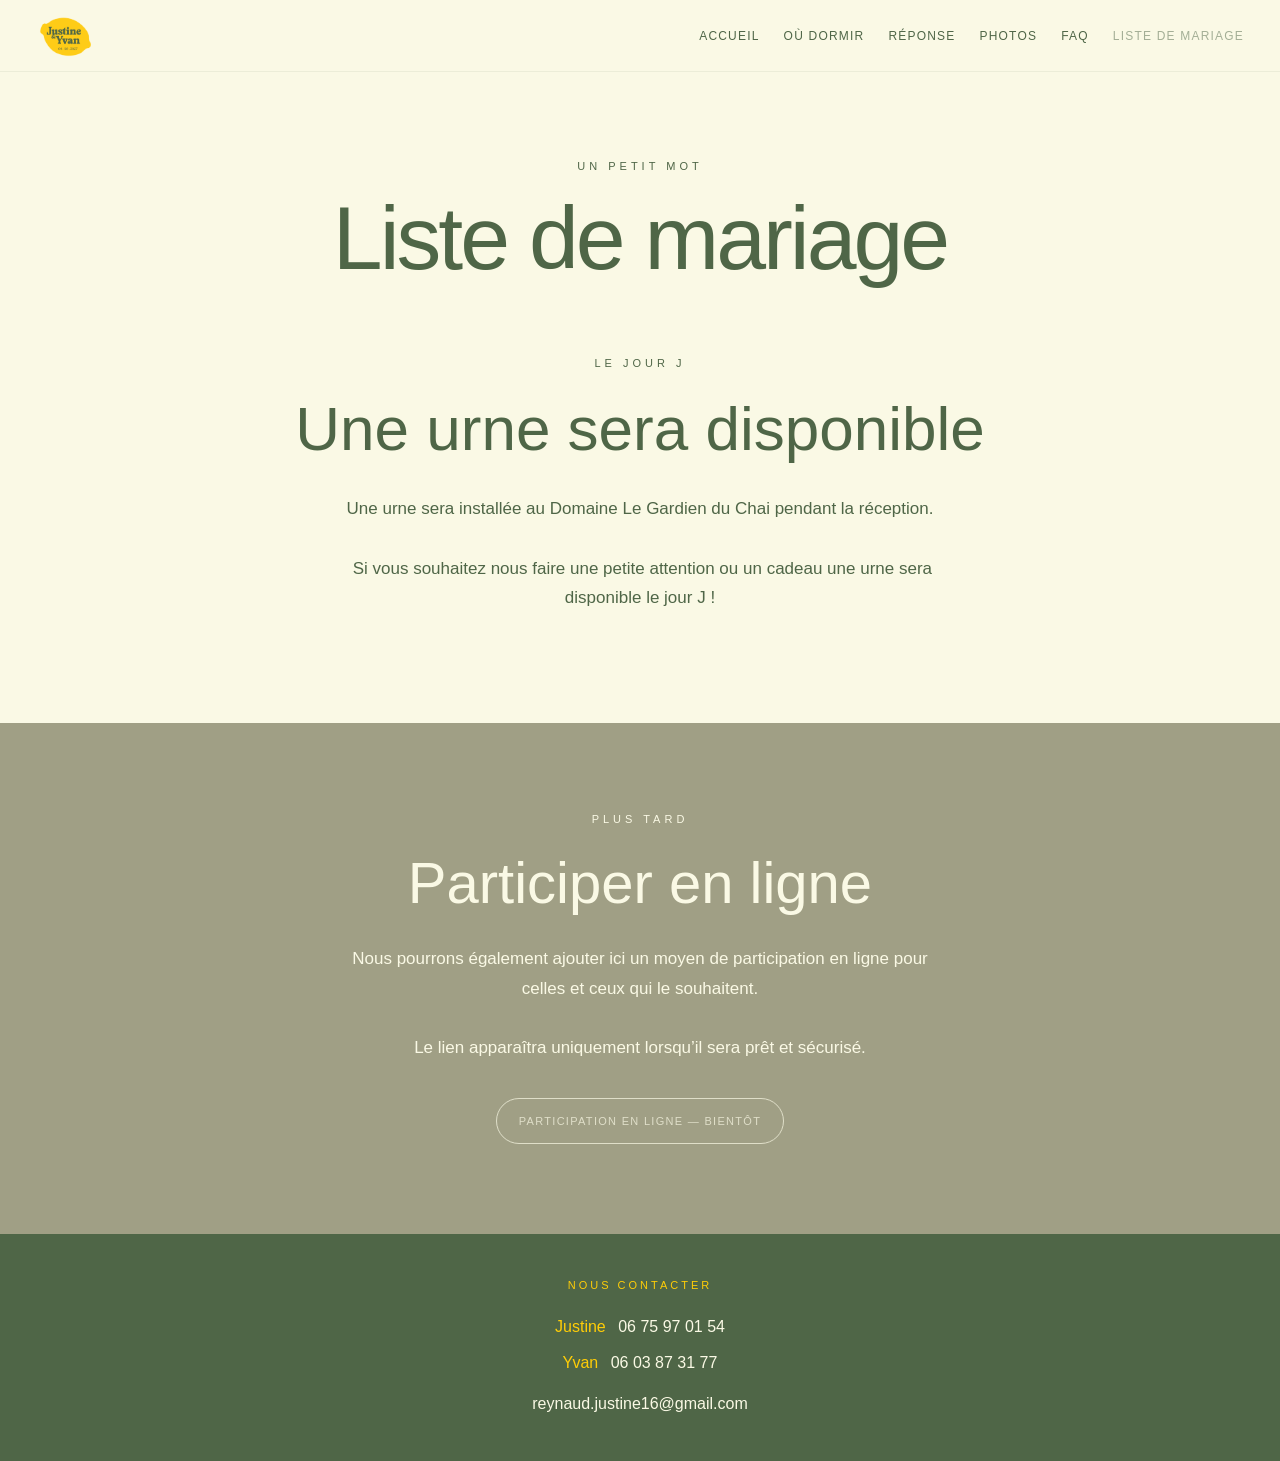
<file: liste.html>
<!DOCTYPE html>
<html lang="fr">

<head>

<meta charset="UTF-8">

<meta name="viewport" content="width=device-width, initial-scale=1.0">

<title>Liste de mariage — Justine & Yvan</title>

<link
    rel="icon"
    type="image/png"
    href="./citron-logo.png"
>

<meta
    name="description"
    content="Informations concernant la liste de mariage de Justine & Yvan."
>

<meta
    property="og:title"
    content="Liste de mariage — Justine & Yvan"
>

<meta
    property="og:image"
    content="https://mariage-justine-yvan.fr/photo-mariage.jpg"
>

<meta
    property="og:type"
    content="website"
>

<meta
    name="theme-color"
    content="#4f6647"
>

<link
    rel="stylesheet"
    href="./style.css"
>

</head>


<body>


<!-- =========================================================
     NAVIGATION
========================================================= -->

<nav>

    <a
        href="./index.html"
        class="logo-link"
        aria-label="Retour à l'accueil"
    >

        <img
            src="./citron-logo.png"
            alt="Logo Justine et Yvan"
            class="logo-img"
        >

    </a>


    <div class="nav-links">

        <a href="./index.html">
            Accueil
        </a>

        <a href="./dormir.html">
            Où dormir
        </a>

        <a href="./rsvp.html">
            Réponse
        </a>

        <a href="./photos.html">
            Photos
        </a>

        <a href="./faq.html">
            FAQ
        </a>

        <a
            href="./liste.html"
            aria-current="page"
        >
            Liste de mariage
        </a>

    </div>

</nav>


<!-- =========================================================
     CONTENU
========================================================= -->

<main>


<!-- =========================================================
     INTRODUCTION
========================================================= -->

<section class="page-hero">


    <div class="page-eyebrow">

        Un petit mot

    </div>


    <h1 class="page-title">

        Liste de mariage

    </h1>


</section>


<!-- =========================================================
     URNE
========================================================= -->

<section
    id="urne"
    style="
        padding: 0 8vw 110px;
    "
>


    <div
        style="
            max-width: 900px;
            margin: 0 auto;
            text-align: center;
        "
    >


        <div class="page-eyebrow">

            Le jour J

        </div>


        <h2
            style="
                margin: 0;
                font-size: clamp(38px, 5vw, 62px);
                font-weight: 400;
            "
        >

            Une urne sera disponible

        </h2>


        <p
            style="
                max-width: 650px;
                margin: 30px auto 0;
                font-size: 17px;
                line-height: 1.75;
            "
        >

            Une urne sera installée
            au Domaine Le Gardien du Chai
            pendant la réception.

            <br><br>

           Si vous souhaitez nous faire une petite attention ou un cadeau une urne sera disponible le jour J !


        </p>


    </div>


</section>


<!-- =========================================================
     PARTICIPATION EN LIGNE
========================================================= -->

<section
    style="
        padding: 90px 8vw;
        background: #a09f85;
        color: #faf9e5;
        text-align: center;
    "
>


    <div
        style="
            max-width: 800px;
            margin: 0 auto;
        "
    >


        <div
            class="page-eyebrow"
            style="
                color: #faf9e5;
            "
        >

            Plus tard

        </div>


        <h2
            style="
                margin: 0;
                font-size: clamp(36px, 5vw, 58px);
                font-weight: 400;
            "
        >

            Participer en ligne

        </h2>


        <p
            style="
                max-width: 620px;
                margin: 28px auto 0;
                line-height: 1.75;
                font-size: 17px;
            "
        >

            Nous pourrons également ajouter ici
            un moyen de participation en ligne
            pour celles et ceux qui le souhaitent.

            <br><br>

            Le lien apparaîtra uniquement
            lorsqu’il sera prêt et sécurisé.

        </p>


        <div
            style="
                margin-top: 35px;
            "
        >


            <span
                class="btn btn-cream"
                style="
                    cursor: default;
                    opacity: 0.7;
                "
            >

                Participation en ligne — bientôt

            </span>


        </div>


    </div>


</section>


</main>


<!-- =========================================================
     FOOTER
========================================================= -->

<footer class="site-footer">

    <div class="footer-simple">

        <div class="footer-heading">
            Nous contacter
        </div>

        <div class="footer-contacts">

            <a href="tel:+33675970154">
                <span>Justine</span>
                06 75 97 01 54
            </a>

            <a href="tel:+33603873177">
                <span>Yvan</span>
                06 03 87 31 77
            </a>

            <a
                href="mailto:reynaud.justine16@gmail.com"
                class="footer-email"
            >
                reynaud.justine16@gmail.com
            </a>

        </div>

    </div>

</footer>
</body>

</html>
</file>
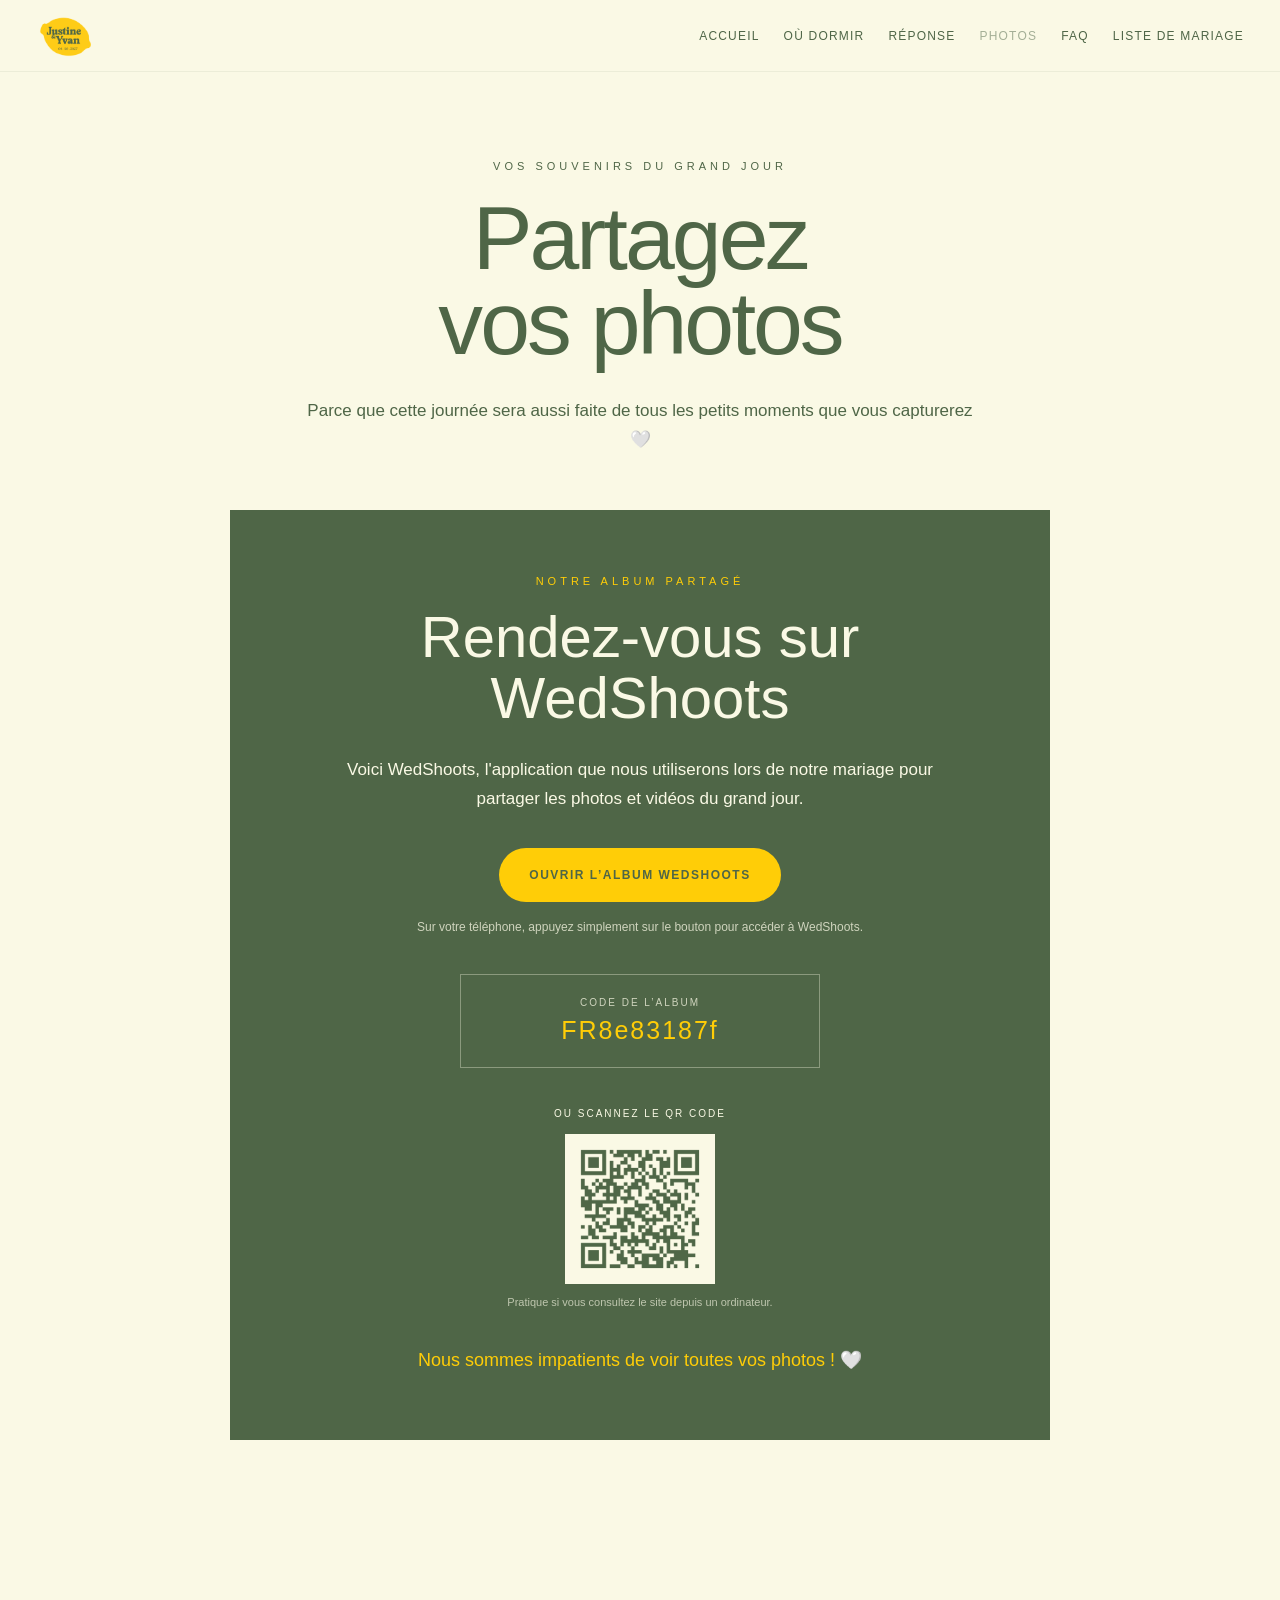
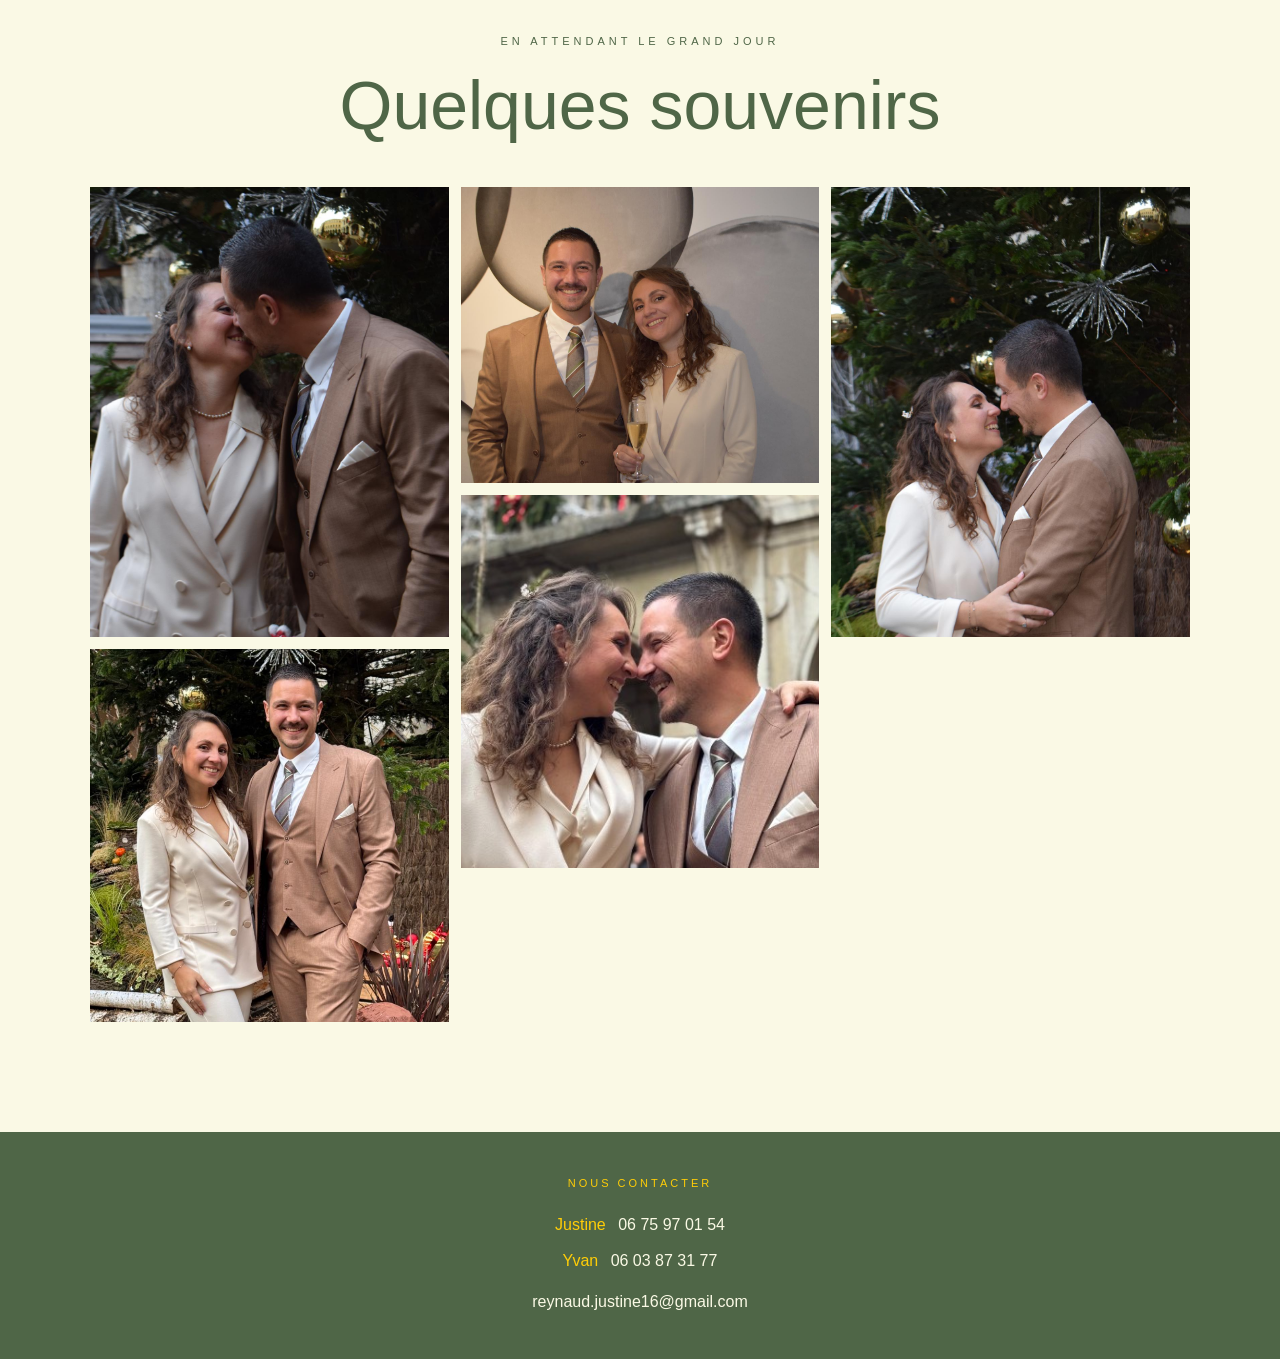
<file: photos.html>
<!DOCTYPE html>
<html lang="fr">

<head>

<meta charset="UTF-8">

<meta name="viewport" content="width=device-width, initial-scale=1.0">

<title>Photos — Justine & Yvan</title>

<link
    rel="icon"
    type="image/png"
    href="./citron-logo.png"
>

<meta
    name="description"
    content="Partagez vos photos et vidéos du mariage de Justine et Yvan sur WedShoots."
>

<meta
    property="og:title"
    content="Photos — Justine & Yvan"
>

<meta
    property="og:description"
    content="Partagez avec nous vos photos et vidéos du grand jour."
>

<meta
    property="og:type"
    content="website"
>

<meta
    name="theme-color"
    content="#4f6647"
>

<link
    rel="stylesheet"
    href="./style.css"
>

</head>


<body>


<!-- =========================================================
     NAVIGATION
========================================================= -->

<nav>

    <a
        href="./index.html"
        class="logo-link"
        aria-label="Retour à l'accueil"
    >

        <img
            src="./citron-logo.png"
            alt="Logo Justine et Yvan"
            class="logo-img"
        >

    </a>


    <div class="nav-links">

        <a href="./index.html">
            Accueil
        </a>

        <a href="./dormir.html">
            Où dormir
        </a>

        <a href="./rsvp.html">
            Réponse
        </a>

        <a
            href="./photos.html"
            aria-current="page"
        >
            Photos
        </a>

        <a href="./faq.html">
            FAQ
        </a>

        <a href="./liste.html">
            Liste de mariage
        </a>

    </div>

</nav>



<main>


<!-- =========================================================
     TITRE
========================================================= -->

<section class="page-hero photos-hero">

    <div class="page-eyebrow">
        Vos souvenirs du grand jour
    </div>

    <h1 class="page-title">
        Partagez<br>
        vos photos
    </h1>

    <p class="page-intro">

        Parce que cette journée sera aussi faite
        de tous les petits moments que vous capturerez 🤍

    </p>

</section>



<!-- =========================================================
     WEDSHOOTS
========================================================= -->

<section class="wedshoots-section">

    <div class="wedshoots-card">


        <div class="wedshoots-small-title">
            Notre album partagé
        </div>


        <h2>
            Rendez-vous sur WedShoots
        </h2>


        <p class="wedshoots-intro">

            Voici WedShoots, l'application que nous utiliserons
            lors de notre mariage pour partager les photos
            et vidéos du grand jour.

        </p>



        <!-- BOUTON PRINCIPAL -->

        <a
            href="https://www.wedshoots.com/fr?albumId=FR8e83187f"
            target="_blank"
            rel="noopener noreferrer"
            class="wedshoots-button"
        >

            Ouvrir l’album WedShoots

        </a>



        <p class="wedshoots-mobile-note">

            Sur votre téléphone, appuyez simplement sur le bouton
            pour accéder à WedShoots.

        </p>



        <!-- CODE ALBUM -->

        <div class="album-code-box">

            <span>
                Code de l’album
            </span>

            <strong>
                FR8e83187f
            </strong>

        </div>



        <!-- QR CODE -->

        <div class="wedshoots-qr">

            <div class="qr-title">
                Ou scannez le QR code
            </div>

            <div class="qr-box">

                <img
                    src="./qr-wedshoots.png"
                    alt="QR code vers l'album WedShoots de Justine et Yvan"
                >

            </div>

            <p>
                Pratique si vous consultez le site
                depuis un ordinateur.
            </p>

        </div>



        <div class="wedshoots-message">

            Nous sommes impatients de voir
            toutes vos photos ! 🤍

        </div>


    </div>

</section>



<!-- =========================================================
     QUELQUES SOUVENIRS
========================================================= -->

<section class="memories-section">

    <div class="memories-heading">

        <div class="page-eyebrow">
            En attendant le grand jour
        </div>

        <h2>
            Quelques souvenirs
        </h2>

    </div>



    <div class="memory-gallery">


        <figure class="memory-photo memory-photo-1">

            <img
                src="./jujuyvancivil.jpeg"
                alt="Justine et Yvan"
                loading="lazy"
            >

        </figure>



        <figure class="memory-photo memory-photo-2">

            <img
                src="./jujuyvancivil2.jpeg"
                alt="Justine et Yvan"
                loading="lazy"
            >

        </figure>



        <figure class="memory-photo memory-photo-3">

            <img
                src="./jujuyvancivil3.jpeg"
                alt="Justine et Yvan"
                loading="lazy"
            >

        </figure>



        <figure class="memory-photo memory-photo-4">

            <img
                src="./jujuyvancivil4.jpg"
                alt="Justine et Yvan"
                loading="lazy"
            >

        </figure>



        <figure class="memory-photo memory-photo-5">

            <img
                src="./photo-mariage.jpg.png"
                alt="Justine et Yvan"
                loading="lazy"
            >

        </figure>


    </div>

</section>


</main>



<!-- =========================================================
     FOOTER
========================================================= -->

<footer class="site-footer">

    <div class="footer-simple">

        <div class="footer-heading">
            Nous contacter
        </div>


        <div class="footer-contacts">


            <a href="tel:+33675970154">

                <span>
                    Justine
                </span>

                06 75 97 01 54

            </a>


            <a href="tel:+33603873177">

                <span>
                    Yvan
                </span>

                06 03 87 31 77

            </a>


            <a
                href="mailto:reynaud.justine16@gmail.com"
                class="footer-email"
            >

                reynaud.justine16@gmail.com

            </a>


        </div>

    </div>

</footer>


</body>

</html>
</file>
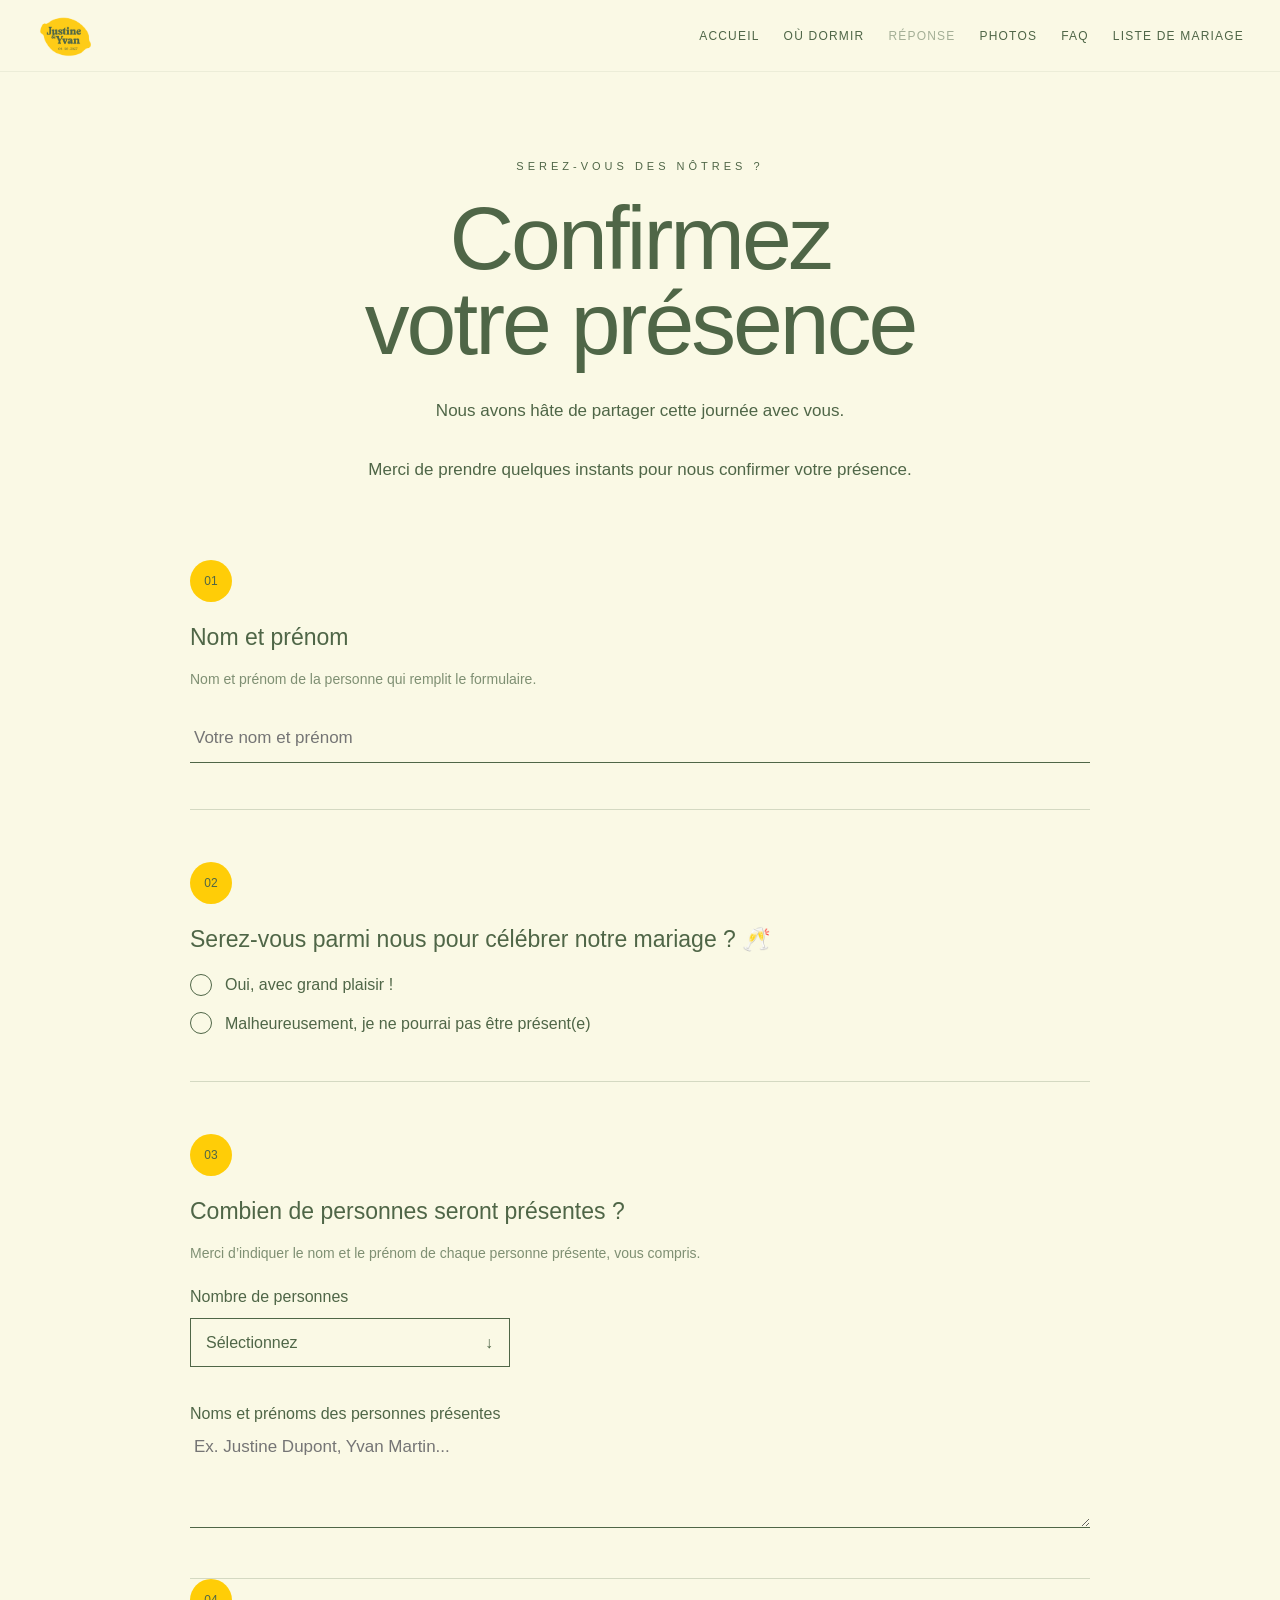
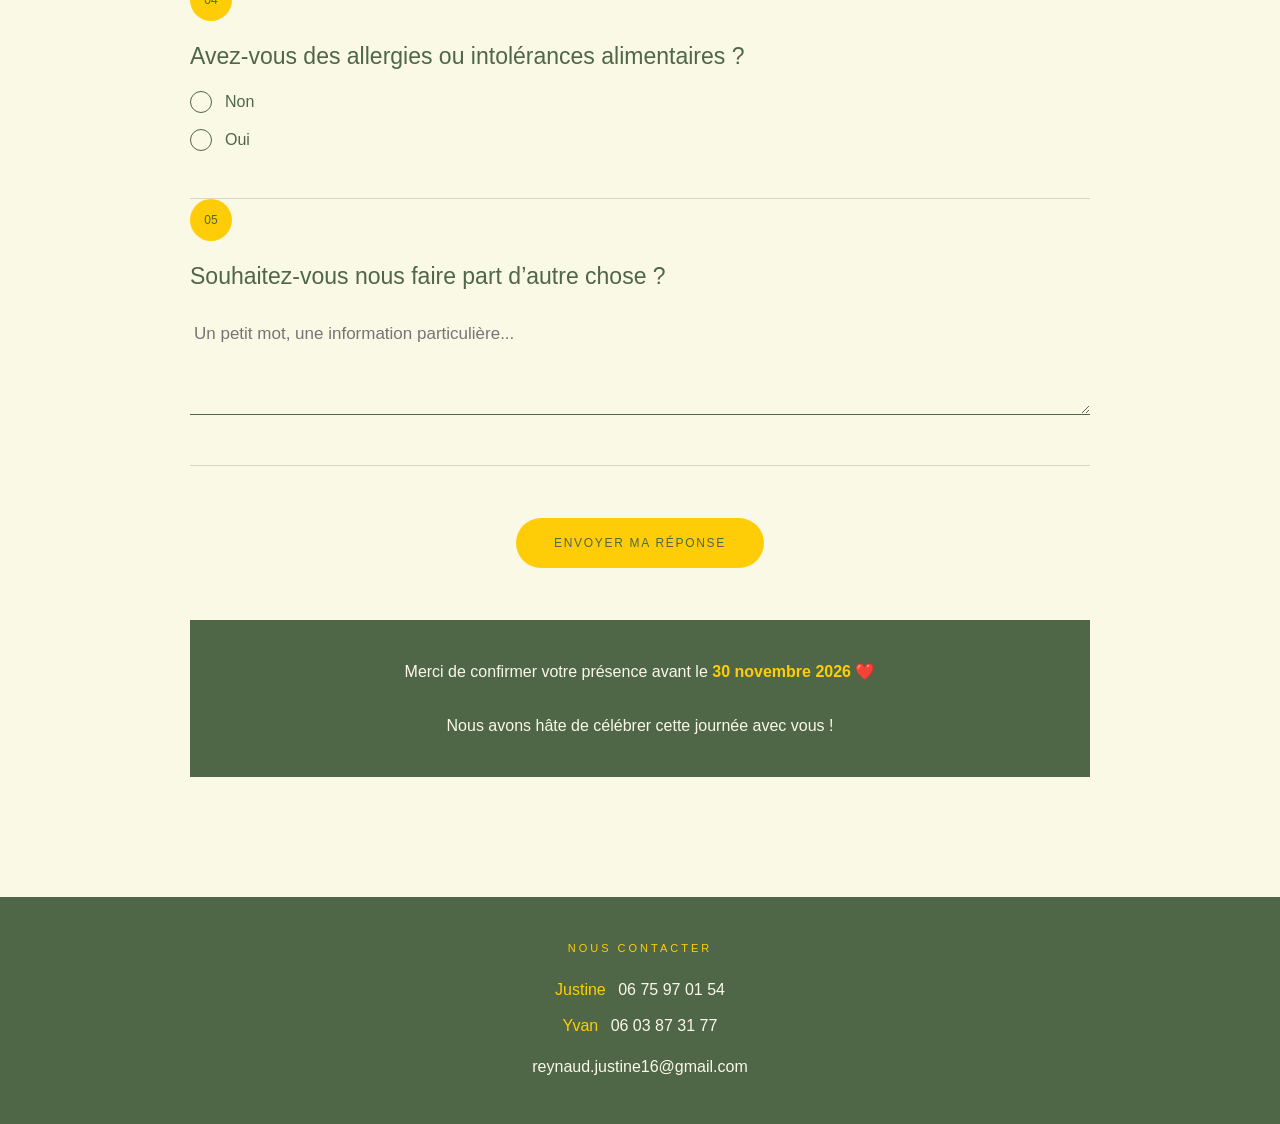
<file: rsvp.html>
<!DOCTYPE html>
<html lang="fr">

<head>

<meta charset="UTF-8">

<meta name="viewport" content="width=device-width, initial-scale=1.0">

<title>RSVP — Justine & Yvan</title>

<link
    rel="icon"
    type="image/png"
    href="./citron-logo.png"
>

<meta
    name="description"
    content="Confirmez votre présence au mariage de Justine & Yvan — 04.09.2027."
>

<meta
    property="og:title"
    content="RSVP — Justine & Yvan"
>

<meta
    property="og:description"
    content="Confirmez votre présence au mariage de Justine & Yvan."
>

<meta
    property="og:image"
    content="https://mariage-justine-yvan.fr/photo-mariage.jpg"
>

<meta
    property="og:type"
    content="website"
>

<meta
    name="theme-color"
    content="#4f6647"
>

<link
    rel="stylesheet"
    href="./style.css"
>

</head>


<body>


<!-- =========================================================
     NAVIGATION
========================================================= -->

<nav>

    <a
        href="./index.html"
        class="logo-link"
        aria-label="Retour à l'accueil"
    >

        <img
            src="./citron-logo.png"
            alt="Logo Justine et Yvan"
            class="logo-img"
        >

    </a>


    <div class="nav-links">

        <a href="./index.html">
            Accueil
        </a>

        <a href="./dormir.html">
            Où dormir
        </a>

        <a
            href="./rsvp.html"
            aria-current="page"
        >
            Réponse
        </a>

        <a href="./photos.html">
            Photos
        </a>

        <a href="./faq.html">
            FAQ
        </a>

        <a href="./liste.html">
            Liste de mariage
        </a>

    </div>

</nav>


<!-- =========================================================
     CONTENU
========================================================= -->

<main>


<section class="page-hero">

    <div class="page-eyebrow">
        Serez-vous des nôtres ?
    </div>

    <h1 class="page-title">
        Confirmez<br>
        votre présence
    </h1>

    <p class="page-intro">

        Nous avons hâte de partager cette journée avec vous.

        <br><br>

        Merci de prendre quelques instants
        pour nous confirmer votre présence.

    </p>

</section>


<!-- =========================================================
     FORMULAIRE RSVP
========================================================= -->

<section class="rsvp-form-section">

    <div class="rsvp-container">


        <form

            class="rsvp-form"

            id="rsvpForm"

            action="https://script.google.com/macros/s/AKfycbwuFAbOggqDw7k_s4vhme73gucFdAVW7ThsEzATW2UOhbID32yaaETkdJIfXLk28JKtaQ/exec"

            method="POST"

            target="hidden_iframe"

        >


            <!-- =================================================
                 QUESTION 01
            ================================================== -->

            <div class="form-group">

                <div class="question-number">
                    01
                </div>

                <label
                    class="question"
                    for="fullName"
                >
                    Nom et prénom
                </label>

                <p class="helper-text">

                    Nom et prénom de la personne
                    qui remplit le formulaire.

                </p>

                <input
                    type="text"
                    id="fullName"
                    name="nom"
                    class="text-input"
                    placeholder="Votre nom et prénom"
                    autocomplete="name"
                    required
                >

            </div>



            <!-- =================================================
                 QUESTION 02
            ================================================== -->

            <div class="form-group">

                <div class="question-number">
                    02
                </div>

                <div class="question">

                    Serez-vous parmi nous
                    pour célébrer notre mariage ? 🥂

                </div>


                <div class="choice-list">


                    <label class="choice">

                        <input
                            type="radio"
                            name="presence"
                            value="Oui"
                            required
                        >

                        <span class="custom-radio"></span>

                        <span>
                            Oui, avec grand plaisir !
                        </span>

                    </label>


                    <label class="choice">

                        <input
                            type="radio"
                            name="presence"
                            value="Non"
                        >

                        <span class="custom-radio"></span>

                        <span>

                            Malheureusement,
                            je ne pourrai pas être présent(e)

                        </span>

                    </label>


                </div>

            </div>



            <!-- =================================================
                 QUESTIONS 03 + 04 + 05

                 TOUT CE BLOC DISPARAÎT
                 SI LA PERSONNE RÉPOND NON
            ================================================== -->

            <div id="questionsPresence">


                <!-- =================================================
                     QUESTION 03
                ================================================== -->

                <div class="form-group">

                    <div class="question-number">
                        03
                    </div>

                    <div class="question">

                        Combien de personnes seront présentes ?

                    </div>

                    <p class="helper-text">

                        Merci d’indiquer le nom et le prénom
                        de chaque personne présente,
                        vous compris.

                    </p>


                    <label for="guestNumber">

                        Nombre de personnes

                    </label>


                    <div class="select-wrapper">

                        <select
                            id="guestNumber"
                            name="nombre"
                            class="select-input"
                        >

                            <option value="">
                                Sélectionnez
                            </option>

                            <option value="1">
                                1 personne
                            </option>

                            <option value="2">
                                2 personnes
                            </option>

                            <option value="3">
                                3 personnes
                            </option>

                            <option value="4">
                                4 personnes
                            </option>

                            <option value="5">
                                5 personnes
                            </option>

                            <option value="6">
                                6 personnes
                            </option>

                            <option value="7">
                                7 personnes
                            </option>

                            <option value="8">
                                8 personnes
                            </option>

                            <option value="9">
                                9 personnes
                            </option>

                            <option value="10">
                                10 personnes
                            </option>

                        </select>

                    </div>


                    <div style="height:38px;"></div>


                    <label for="guestNames">

                        Noms et prénoms
                        des personnes présentes

                    </label>


                    <textarea
                        id="guestNames"
                        name="personnes"
                        class="textarea-input"
                        placeholder="Ex. Justine Dupont, Yvan Martin..."
                    ></textarea>

                </div>



                <!-- =================================================
                     QUESTION 04
                ================================================== -->

                <div class="form-group">

                    <div class="question-number">
                        04
                    </div>

                    <div class="question">

                        Avez-vous des allergies
                        ou intolérances alimentaires ?

                    </div>


                    <div class="choice-list">


                        <label class="choice">

                            <input
                                type="radio"
                                name="allergies"
                                value="Non"
                                id="allergyNo"
                            >

                            <span class="custom-radio"></span>

                            <span>
                                Non
                            </span>

                        </label>


                        <label class="choice">

                            <input
                                type="radio"
                                name="allergies"
                                value="Oui"
                                id="allergyYes"
                            >

                            <span class="custom-radio"></span>

                            <span>
                                Oui
                            </span>

                        </label>


                    </div>


                    <!-- DÉTAIL ALLERGIES -->

                    <div
                        class="conditional-section"
                        id="allergyDetails"
                    >

                        <label for="allergyText">

                            Merci de préciser la personne concernée
                            ainsi que son allergie
                            ou son intolérance.

                        </label>


                        <textarea
                            id="allergyText"
                            name="detailAllergies"
                            class="textarea-input"
                            placeholder="Ex. Yvan Martin — allergie aux fruits à coque"
                        ></textarea>

                    </div>

                </div>



                <!-- =================================================
                     QUESTION 05
                ================================================== -->

                <div class="form-group">

                    <div class="question-number">
                        05
                    </div>

                    <label
                        class="question"
                        for="message"
                    >

                        Souhaitez-vous nous faire part
                        d’autre chose ?

                    </label>


                    <textarea
                        id="message"
                        name="message"
                        class="textarea-input"
                        placeholder="Un petit mot, une information particulière..."
                    ></textarea>

                </div>


            </div>



            <!-- =================================================
                 BOUTON ENVOYER
            ================================================== -->

            <div class="submit-area">

                <button
                    type="submit"
                    class="rsvp-submit"
                    id="rsvpSubmit"
                >

                    Envoyer ma réponse

                </button>

            </div>



            <!-- =================================================
                 RAPPEL DATE LIMITE
            ================================================== -->

            <div class="rsvp-deadline">

                Merci de confirmer votre présence avant le

                <strong>
                    30 novembre 2026
                </strong>

                ❤️

                <br><br>

                Nous avons hâte de célébrer
                cette journée avec vous !

            </div>


        </form>



        <!-- =====================================================
             MESSAGE APRÈS ENVOI
        ====================================================== -->

        <div

            id="rsvpSuccess"

            style="
                display:none;
                min-height:430px;
                background:#4f6647;
                color:#faf9e5;
                text-align:center;
                padding:70px 35px;
            "

        >

            <div
                style="
                    font-size:46px;
                    margin-bottom:22px;
                "
            >
                🤍
            </div>


            <div
                style="
                    color:#ffcd07;
                    font-size:11px;
                    letter-spacing:4px;
                    text-transform:uppercase;
                    margin-bottom:22px;
                "
            >

                Réponse enregistrée

            </div>


            <h2
                style="
                    margin:0;
                    font-size:clamp(42px,6vw,70px);
                    font-weight:400;
                "
            >

                Merci !

            </h2>


            <p
                style="
                    max-width:580px;
                    margin:28px auto 0;
                    font-size:17px;
                    line-height:1.75;
                "
            >

                Votre réponse a bien été envoyée.

                <br><br>

                Merci d’avoir pris le temps
                de nous répondre.

                <br><br>

                Nous avons hâte de célébrer
                cette journée avec vous 🤍

            </p>


            <div style="margin-top:38px;">

                <a
                    href="./index.html"
                    class="btn btn-yellow"
                >

                    Retour à l’accueil

                </a>

            </div>

        </div>



        <!-- =====================================================
             IFRAME CACHÉ POUR L'ENVOI
        ====================================================== -->

        <iframe
            name="hidden_iframe"
            id="hidden_iframe"
            style="display:none;"
            title="Envoi de votre réponse"
        ></iframe>


    </div>

</section>


</main>



<!-- =========================================================
     FOOTER SIMPLE
========================================================= -->

<footer class="site-footer">

    <div class="footer-simple">

        <div class="footer-heading">
            Nous contacter
        </div>


        <div class="footer-contacts">


            <a href="tel:+33675970154">

                <span>
                    Justine
                </span>

                06 75 97 01 54

            </a>


            <a href="tel:+33603873177">

                <span>
                    Yvan
                </span>

                06 03 87 31 77

            </a>


            <a
                href="mailto:reynaud.justine16@gmail.com"
                class="footer-email"
            >

                reynaud.justine16@gmail.com

            </a>


        </div>

    </div>

</footer>



<!-- =========================================================
     JAVASCRIPT RSVP
========================================================= -->

<script>


/* =========================================================
   ÉLÉMENTS
========================================================= */

const form =
    document.getElementById("rsvpForm");

const questionsPresence =
    document.getElementById("questionsPresence");

const success =
    document.getElementById("rsvpSuccess");

const iframe =
    document.getElementById("hidden_iframe");

const submitButton =
    document.getElementById("rsvpSubmit");

const allergyDetails =
    document.getElementById("allergyDetails");

const allergyText =
    document.getElementById("allergyText");


let envoiEnCours = false;



/* =========================================================
   PRÉSENCE : OUI / NON
========================================================= */

function mettreAJourPresence() {


    const choix =
        document.querySelector(
            'input[name="presence"]:checked'
        );


    if (!choix) {

        return;

    }



    /* =====================================================
       SI LA PERSONNE RÉPOND NON
    ====================================================== */

    if (choix.value === "Non") {


        /*
            On cache complètement
            les questions 3 + 4 + 5.
        */

        questionsPresence.style.setProperty(
            "display",
            "none",
            "important"
        );


        /*
            On désactive les champs cachés.

            Ils ne bloqueront donc pas
            l'envoi du formulaire.
        */

        questionsPresence
            .querySelectorAll(
                "input, select, textarea"
            )
            .forEach(function(champ) {

                champ.disabled = true;

                champ.required = false;

            });


    }



    /* =====================================================
       SI LA PERSONNE RÉPOND OUI
    ====================================================== */

    else {


        /*
            On réaffiche les questions.
        */

        questionsPresence
            .style
            .removeProperty(
                "display"
            );


        /*
            On réactive les champs.
        */

        questionsPresence
            .querySelectorAll(
                "input, select, textarea"
            )
            .forEach(function(champ) {

                champ.disabled = false;

            });



        /*
            Les informations principales
            deviennent obligatoires.
        */

        document
            .getElementById(
                "guestNumber"
            )
            .required = true;


        document
            .getElementById(
                "guestNames"
            )
            .required = true;


        document
            .getElementById(
                "allergyNo"
            )
            .required = true;



        /*
            Le détail des allergies
            reste désactivé sauf si Oui
            est sélectionné.
        */

        const allergieOui =
            document.querySelector(
                'input[name="allergies"][value="Oui"]:checked'
            );


        if (!allergieOui) {

            allergyText.disabled =
                true;

            allergyText.required =
                false;

        }


    }

}



/* =========================================================
   DÉTECTION OUI / NON
========================================================= */

document
    .querySelectorAll(
        'input[name="presence"]'
    )
    .forEach(function(bouton) {


        bouton.addEventListener(
            "change",
            mettreAJourPresence
        );


    });



/* =========================================================
   ALLERGIES
========================================================= */

document
    .querySelectorAll(
        'input[name="allergies"]'
    )
    .forEach(function(bouton) {


        bouton.addEventListener(
            "change",
            function() {


                if (this.value === "Oui") {


                    allergyDetails.style.display =
                        "block";


                    allergyText.disabled =
                        false;


                    allergyText.required =
                        true;


                }


                else {


                    allergyDetails.style.display =
                        "none";


                    allergyText.value =
                        "";


                    allergyText.disabled =
                        true;


                    allergyText.required =
                        false;


                }


            }
        );


    });



/* =========================================================
   ÉTAT INITIAL ALLERGIES
========================================================= */

allergyDetails.style.display =
    "none";

allergyText.disabled =
    true;



/* =========================================================
   ENVOI DU FORMULAIRE
========================================================= */

form.addEventListener(
    "submit",
    function() {


        envoiEnCours =
            true;


        submitButton.disabled =
            true;


        submitButton.textContent =
            "Envoi en cours...";


    }
);



/* =========================================================
   CONFIRMATION APRÈS ENVOI
========================================================= */

iframe.addEventListener(
    "load",
    function() {


        /*
            L'iframe se charge une première fois
            au chargement de la page.

            On ne fait donc rien tant que
            le formulaire n'a pas été envoyé.
        */

        if (!envoiEnCours) {

            return;

        }


        envoiEnCours =
            false;



        /*
            On mémorise la position
            de la zone RSVP.
        */

        const position =
            document
                .querySelector(
                    ".rsvp-form-section"
                )
                .offsetTop;



        /*
            On fait disparaître
            complètement le formulaire.
        */

        form.style.setProperty(
            "display",
            "none",
            "important"
        );



        /*
            On affiche le message Merci
            à la place.
        */

        success.style.setProperty(
            "display",
            "block",
            "important"
        );



        /*
            On remonte automatiquement
            au message de confirmation.
        */

        window.scrollTo({

            top:
                position - 90,

            behavior:
                "smooth"

        });


    }
);


</script>


</body>

</html>
</file>
<file: style.css>
/* =========================================================
   JUSTINE & YVAN — STYLE GLOBAL
   04.09.2027
========================================================= */


/* =========================================================
   POLICE + COULEURS
========================================================= */

@font-face {

    font-family: "Acumin";

    src:
        local("Acumin Variable Concept"),
        local("AcuminVariableConcept");

}


:root {

    --green: #4f6647;

    --khaki: #a09f85;

    --yellow: #ffcd07;

    --cream: #faf9e5;

    --ink: #32412e;

}


/* =========================================================
   BASE
========================================================= */

* {

    box-sizing: border-box;

}


html {

    scroll-behavior: smooth;

}


body {

    margin: 0;

    background: var(--cream);

    color: var(--green);

    font-family:
        "Acumin",
        Arial,
        sans-serif;

    overflow-x: hidden;

}


img {

    max-width: 100%;

    display: block;

}


a {

    color: inherit;

}


button,
input,
textarea,
select {

    font: inherit;

}


section {

    scroll-margin-top: 92px;

}


/* =========================================================
   NAVIGATION
========================================================= */

nav {

    position: fixed;

    top: 0;

    left: 0;

    width: 100%;

    z-index: 1000;

    padding: 14px 36px;

    display: flex;

    justify-content: space-between;

    align-items: center;

    background:
        rgba(
            250,
            249,
            229,
            0.96
        );

    backdrop-filter:
        blur(8px);

    -webkit-backdrop-filter:
        blur(8px);

    border-bottom:
        1px solid
        rgba(
            79,
            102,
            71,
            0.08
        );

}


.logo-link {

    display: flex;

    align-items: center;

    text-decoration: none;

}


.logo-img {

    width: 58px;

    height: auto;

    transition:
        transform 0.25s ease,
        opacity 0.25s ease;

}


.logo-link:hover
.logo-img {

    transform:
        rotate(-5deg)
        scale(1.05);

    opacity: 0.85;

}


.nav-links {

    display: flex;

    gap: 24px;

    align-items: center;

}


.nav-links a {

    text-decoration: none;

    text-transform: uppercase;

    letter-spacing: 1.2px;

    font-size: 12px;

    white-space: nowrap;

    transition:
        opacity 0.2s ease;

}


.nav-links a:hover,
.nav-links a[aria-current="page"] {

    opacity: 0.5;

}


/* =========================================================
   TITRES DE PAGES
========================================================= */

.page-hero {

    padding:

        160px
        8vw
        76px;

    text-align: center;

}


.page-eyebrow {

    font-size: 11px;

    letter-spacing: 4px;

    text-transform: uppercase;

    margin-bottom: 24px;

}


.page-title {

    margin: 0;

    font-size:
        clamp(
            48px,
            7vw,
            90px
        );

    line-height: 0.95;

    font-weight: 400;

    letter-spacing: -3px;

}


.page-intro {

    max-width: 680px;

    margin:
        30px
        auto
        0;

    font-size: 17px;

    line-height: 1.72;

}


/* =========================================================
   BOUTONS
========================================================= */

.btn {

    display: inline-flex;

    align-items: center;

    justify-content: center;

    gap: 8px;

    min-height: 46px;

    padding:
        0
        22px;

    border:
        1px solid
        var(--green);

    border-radius:
        999px;

    text-decoration: none;

    text-transform: uppercase;

    letter-spacing: 1.3px;

    font-size: 11px;

    transition:

        transform 0.2s ease,

        opacity 0.2s ease,

        background 0.2s ease,

        color 0.2s ease;

}


.btn:hover {

    transform:
        translateY(-2px);

}


.btn-yellow {

    background:
        var(--yellow);

    border-color:
        var(--yellow);

    color:
        var(--green);

}


.btn-outline {

    background:
        transparent;

    color:
        var(--green);

}


.btn-cream {

    border-color:
        var(--cream);

    color:
        var(--cream);

}


.btn-cream:hover {

    background:
        var(--cream);

    color:
        var(--green);

}


/* =========================================================
   ACCUEIL — HERO
========================================================= */

.hero {

    min-height: 100vh;

    padding:

        130px
        6vw
        80px;

    display: grid;

    grid-template-columns:

        minmax(
            0,
            1fr
        )

        minmax(
            0,
            1fr
        );

    gap: 7vw;

    align-items: center;

}


.hero-visual {

    display: flex;

    justify-content: center;

}


.photo-wrapper {

    width: 82%;

    max-width: 580px;

}


.photo-wrapper img {

    width: 100%;

    height: auto;

}


.hero-content {

    max-width: 650px;

}


.names {

    margin: 0;

    font-size:

        clamp(
            55px,
            7vw,
            105px
        );

    line-height:
        0.88;

    font-weight:
        500;

    letter-spacing:
        -4px;

}


.date {

    margin-top:
        35px;

    font-size:

        clamp(
            28px,
            4vw,
            52px
        );

    letter-spacing:
        3px;

}


.intro {

    margin-top:
        42px;

    max-width:
        570px;

    font-size:
        18px;

    line-height:
        1.68;

}


/* =========================================================
   COMPTE À REBOURS
========================================================= */

.countdown {

    margin-top:
        50px;

    display:
        flex;

    align-items:
        center;

    gap:
        16px;

}


.countdown-item {

    min-width:
        74px;

    text-align:
        center;

}


.number {

    font-size:
        38px;

    line-height:
        1;

    font-weight:
        500;

}


.label {

    margin-top:
        9px;

    font-size:
        9px;

    letter-spacing:
        2px;

    text-transform:
        uppercase;

}


.separator {

    margin-top:
        -14px;

    font-size:
        27px;

}


.hero-actions {

    display:
        flex;

    flex-wrap:
        wrap;

    gap:
        12px;

    margin-top:
        38px;

}


/* =========================================================
   INFORMATIONS ESSENTIELLES
========================================================= */

.quick-facts {

    padding:

        48px
        8vw;

    background:
        var(--khaki);

    color:
        var(--cream);

}


.quick-facts-grid {

    max-width:
        1100px;

    margin:
        auto;

    display:
        grid;

    grid-template-columns:
        repeat(
            4,
            1fr
        );

    gap:
        1px;

    background:
        rgba(
            250,
            249,
            229,
            0.25
        );

}


.quick-fact {

    padding:

        28px
        20px;

    text-align:
        center;

    background:
        var(--khaki);

}


.quick-fact strong {

    display:
        block;

    color:
        var(--yellow);

    font-size:
        20px;

    margin-bottom:
        6px;

}


.quick-fact span {

    font-size:
        12px;

    letter-spacing:
        1px;

    text-transform:
        uppercase;

}


/* =========================================================
   PROGRAMME
========================================================= */

.program-section {

    background:
        var(--green);

    color:
        var(--cream);

    padding:

        120px
        8vw;

}


.program-container {

    max-width:
        1100px;

    margin:
        auto;

}


.program-header {

    text-align:
        center;

    margin-bottom:
        70px;

}


.program-title {

    margin:
        0;

    font-size:

        clamp(
            44px,
            6vw,
            78px
        );

    font-weight:
        400;

}


.timeline {

    max-width:
        820px;

    margin:
        auto;

    position:
        relative;

}


.timeline::before {

    content:
        "";

    position:
        absolute;

    left:
        28px;

    top:
        18px;

    bottom:
        18px;

    width:
        2px;

    background:

        rgba(
            250,
            249,
            229,
            0.72
        );

}


.timeline-item {

    position:
        relative;

    padding:

        0
        0
        54px
        88px;

}


.timeline-dot {

    position:
        absolute;

    left:
        18px;

    top:
        5px;

    width:
        22px;

    height:
        22px;

    border-radius:
        50%;

    background:
        var(--yellow);

    border:

        3px solid
        var(--green);

}


.timeline-time {

    color:
        var(--yellow);

    font-size:
        13px;

    letter-spacing:
        2px;

    margin-bottom:
        8px;

}


.timeline-item h3 {

    margin:

        0
        0
        10px;

    font-size:
        30px;

    font-weight:
        400;

}


.timeline-item p {

    margin:
        0;

    line-height:
        1.72;

    opacity:
        0.92;

}


.travel-time {

    margin:

        -6px
        0
        48px
        88px;

    color:
        var(--yellow);

    font-size:
        12px;

    letter-spacing:
        2px;

    text-transform:
        uppercase;

}


.maps-button {

    display:
        inline-flex;

    margin-top:
        16px;

    padding:

        11px
        18px;

    border:

        1px solid
        var(--cream);

    border-radius:
        999px;

    color:
        var(--cream);

    text-decoration:
        none;

    font-size:
        11px;

    letter-spacing:
        1.2px;

    text-transform:
        uppercase;

}


.maps-button:hover {

    background:
        var(--cream);

    color:
        var(--green);

}


/* =========================================================
   TRAJET ÉGLISE → DOMAINE
========================================================= */

.route-section {

    padding:

        95px
        8vw;

    background:
        var(--cream);

}


.route-card {

    max-width:
        980px;

    margin:
        auto;

    background:
        var(--khaki);

    color:
        var(--cream);

    padding:
        46px;

    border-radius:
        2px;

}


.route-title {

    margin:

        0
        0
        36px;

    text-align:
        center;

    font-size:

        clamp(
            34px,
            5vw,
            58px
        );

    font-weight:
        400;

}


.route-grid {

    display:
        grid;

    grid-template-columns:

        1fr
        auto
        1fr;

    gap:
        28px;

    align-items:
        center;

}


.route-place {

    text-align:
        center;

}


.route-place strong {

    display:
        block;

    color:
        var(--yellow);

    font-size:
        19px;

    margin-bottom:
        10px;

}


.route-place p {

    margin:
        0;

    line-height:
        1.65;

}


.route-arrow {

    text-align:
        center;

    color:
        var(--yellow);

    font-size:
        13px;

    letter-spacing:
        2px;

    text-transform:
        uppercase;

}


.route-actions {

    display:
        flex;

    justify-content:
        center;

    gap:
        12px;

    flex-wrap:
        wrap;

    margin-top:
        34px;

}


/* =========================================================
   OÙ DORMIR
========================================================= */

.lodging-grid {

    max-width:
        1200px;

    margin:

        0
        auto;

    padding:

        0
        8vw
        120px;

    display:
        grid;

    grid-template-columns:

        repeat(
            3,
            minmax(
                0,
                1fr
            )
        );

    gap:
        28px;

}


.lodging-card {

    display:
        block;

    text-decoration:
        none;

    background:
        var(--green);

    color:
        var(--cream);

    overflow:
        hidden;

    transition:

        transform 0.25s ease,

        box-shadow 0.25s ease;

}


.lodging-card:hover {

    transform:
        translateY(-6px);

    box-shadow:

        0
        14px
        35px

        rgba(
            79,
            102,
            71,
            0.18
        );

}


.lodging-image,
.lodging-image-placeholder {

    width:
        100%;

    aspect-ratio:
        4 / 3;

}


.lodging-image {

    object-fit:
        cover;

}


.lodging-image-placeholder {

    display:
        flex;

    align-items:
        center;

    justify-content:
        center;

    background:
        var(--khaki);

    color:
        var(--cream);

    font-size:
        12px;

    letter-spacing:
        2px;

    text-transform:
        uppercase;

}


.lodging-content {

    padding:
        24px;

}


.lodging-number {

    color:
        var(--yellow);

    font-size:
        10px;

    letter-spacing:
        3px;

    text-transform:
        uppercase;

    margin-bottom:
        10px;

}


.lodging-content h2 {

    margin:

        0
        0
        16px;

    font-size:
        25px;

    font-weight:
        400;

}


.lodging-meta {

    display:
        flex;

    flex-direction:
        column;

    gap:
        8px;

    font-size:
        14px;

    line-height:
        1.5;

}


.lodging-link {

    display:
        inline-block;

    margin-top:
        22px;

    color:
        var(--yellow);

    font-size:
        11px;

    letter-spacing:
        1.5px;

    text-transform:
        uppercase;

}


/* =========================================================
   BLOCS DE NOTE
========================================================= */

.note {

    max-width:
        900px;

    margin:

        0
        auto
        100px;

    padding:
        26px;

    background:

        rgba(
            160,
            159,
            133,
            0.15
        );

    text-align:
        center;

    line-height:
        1.7;

}


/* =========================================================
   RSVP
========================================================= */

.rsvp-form-section {

    padding:

        0
        8vw
        120px;

}


.rsvp-container {

    max-width:
        900px;

    margin:
        auto;

}


.rsvp-form {

    display:
        flex;

    flex-direction:
        column;

    gap:
        52px;

}


.form-group {

    padding-bottom:
        46px;

    border-bottom:

        1px solid

        rgba(
            79,
            102,
            71,
            0.22
        );

    transition:
        opacity 0.3s ease;

}


.question-number {

    width:
        42px;

    height:
        42px;

    margin-bottom:
        20px;

    display:
        inline-flex;

    align-items:
        center;

    justify-content:
        center;

    border-radius:
        50%;

    background:
        var(--yellow);

    color:
        var(--green);

    font-size:
        12px;

}


.question {

    display:
        block;

    margin-bottom:
        18px;

    font-size:
        23px;

    line-height:
        1.35;

}


.helper-text {

    margin:

        -3px
        0
        24px;

    font-size:
        14px;

    line-height:
        1.6;

    color:

        rgba(
            79,
            102,
            71,
            0.72
        );

}


.text-input,
.textarea-input {

    width:
        100%;

    padding:

        14px
        4px;

    border:
        none;

    border-bottom:

        1px solid
        var(--green);

    border-radius:
        0;

    background:
        transparent;

    color:
        var(--green);

    font-size:
        17px;

    outline:
        none;

}


.text-input:focus,
.textarea-input:focus {

    border-bottom-width:
        2px;

}


.textarea-input {

    min-height:
        105px;

    resize:
        vertical;

}


.select-wrapper {

    position:
        relative;

    max-width:
        320px;

    margin-top:
        12px;

}


.select-input {

    width:
        100%;

    appearance:
        none;

    -webkit-appearance:
        none;

    padding:

        15px
        44px
        15px
        15px;

    border:

        1px solid
        var(--green);

    background:
        var(--cream);

    color:
        var(--green);

    outline:
        none;

}


.select-wrapper::after {

    content:
        "↓";

    position:
        absolute;

    right:
        17px;

    top:
        50%;

    transform:
        translateY(-50%);

    pointer-events:
        none;

}


.choice-list {

    display:
        flex;

    flex-direction:
        column;

    gap:
        15px;

}


.choice {

    position:
        relative;

    display:
        flex;

    align-items:
        center;

    gap:
        13px;

    cursor:
        pointer;

    line-height:
        1.45;

}


.choice input {

    position:
        absolute;

    opacity:
        0;

}


.custom-radio {

    width:
        22px;

    height:
        22px;

    flex-shrink:
        0;

    border:

        1px solid
        var(--green);

    border-radius:
        50%;

    display:
        flex;

    align-items:
        center;

    justify-content:
        center;

}


.choice input:checked
+
.custom-radio::after {

    content:
        "";

    width:
        12px;

    height:
        12px;

    border-radius:
        50%;

    background:
        var(--green);

}


.conditional-section {

    display:
        none;

    margin-top:
        28px;

    padding:
        26px;

    background:

        rgba(
            160,
            159,
            133,
            0.15
        );

}


.conditional-section.visible {

    display:
        block;

}


.rsvp-deadline {

    padding:

        38px
        28px;

    background:
        var(--green);

    color:
        var(--cream);

    text-align:
        center;

    line-height:
        1.7;

}


.rsvp-deadline strong {

    color:
        var(--yellow);

}


.submit-area {

    text-align:
        center;

}


.rsvp-submit {

    padding:

        18px
        38px;

    border:
        none;

    border-radius:
        999px;

    background:
        var(--yellow);

    color:
        var(--green);

    font-size:
        12px;

    letter-spacing:
        1.7px;

    text-transform:
        uppercase;

    cursor:
        pointer;

    transition:

        transform 0.2s ease,

        opacity 0.2s ease;

}


.rsvp-submit:hover {

    transform:
        translateY(-2px);

}


.rsvp-submit:disabled {

    opacity:
        0.6;

    cursor:
        wait;

}


.rsvp-success {

    display:
        none;

    margin-top:
        30px;

    padding:
        30px;

    background:

        rgba(
            79,
            102,
            71,
            0.1
        );

    line-height:
        1.65;

}


.rsvp-success.visible {

    display:
        block;

}


/* =========================================================
   PHOTOS
========================================================= */

.photos-content {

    padding:

        0
        8vw
        120px;

}


.photos-container {

    max-width:
        950px;

    margin:
        auto;

}


.photos-card {

    padding:

        68px
        48px;

    background:
        var(--green);

    color:
        var(--cream);

    text-align:
        center;

}


.photos-icon {

    font-size:
        42px;

    margin-bottom:
        24px;

}


.photos-card h2 {

    margin:
        0;

    font-size:

        clamp(
            34px,
            5vw,
            56px
        );

    font-weight:
        400;

}


.photos-card p {

    max-width:
        650px;

    margin:

        28px
        auto
        0;

    font-size:
        17px;

    line-height:
        1.72;

}


.photos-actions {

    margin-top:
        40px;

    display:
        flex;

    justify-content:
        center;

    gap:
        14px;

    flex-wrap:
        wrap;

}


.qr-wrap {

    margin:

        42px
        auto
        0;

    width:
        210px;

    height:
        210px;

    padding:
        14px;

    background:
        var(--cream);

    display:
        flex;

    align-items:
        center;

    justify-content:
        center;

    color:
        var(--green);

    font-size:
        12px;

    line-height:
        1.4;

}


.qr-wrap img {

    width:
        100%;

    height:
        100%;

    object-fit:
        contain;

}


/* =========================================================
   FAQ
========================================================= */

.faq-list {

    max-width:
        900px;

    margin:

        0
        auto;

    padding:

        0
        8vw
        120px;

}


.faq-item {

    border-bottom:

        1px solid

        rgba(
            79,
            102,
            71,
            0.22
        );

}


.faq-question {

    width:
        100%;

    padding:

        24px
        0;

    border:
        none;

    background:
        transparent;

    color:
        var(--green);

    display:
        flex;

    justify-content:
        space-between;

    align-items:
        center;

    gap:
        20px;

    text-align:
        left;

    font-size:
        20px;

    cursor:
        pointer;

}


.faq-symbol {

    width:
        34px;

    height:
        34px;

    flex-shrink:
        0;

    border-radius:
        50%;

    background:
        var(--yellow);

    display:
        flex;

    align-items:
        center;

    justify-content:
        center;

    font-size:
        19px;

}


.faq-answer {

    display:
        none;

    padding:

        0
        52px
        24px
        0;

    font-size:
        16px;

    line-height:
        1.72;

    color:

        rgba(
            79,
            102,
            71,
            0.84
        );

}


.faq-item.open
.faq-answer {

    display:
        block;

}


/* =========================================================
   LISTE DE MARIAGE
========================================================= */

.gift-section {

    padding:

        0
        8vw
        120px;

}


.gift-card {

    max-width:
        900px;

    margin:
        auto;

    padding:

        64px
        48px;

    background:
        var(--green);

    color:
        var(--cream);

    text-align:
        center;

}


.gift-card h2 {

    margin:
        0;

    font-size:

        clamp(
            34px,
            5vw,
            58px
        );

    font-weight:
        400;

}


.gift-card p {

    max-width:
        680px;

    margin:

        28px
        auto
        0;

    line-height:
        1.75;

    font-size:
        17px;

}


.gift-actions {

    margin-top:
        36px;

    display:
        flex;

    justify-content:
        center;

    gap:
        12px;

    flex-wrap:
        wrap;

}


/* =========================================================
   PAGE 404
========================================================= */

.notfound {

    min-height:
        100vh;

    padding:

        120px
        24px
        60px;

    display:
        flex;

    align-items:
        center;

    justify-content:
        center;

    text-align:
        center;

}


.notfound-inner {

    max-width:
        700px;

}


.notfound-logo {

    width:
        95px;

    margin:

        0
        auto
        24px;

}


.notfound h1 {

    margin:
        0;

    font-size:

        clamp(
            46px,
            8vw,
            90px
        );

    font-weight:
        400;

}


.notfound p {

    font-size:
        18px;

    line-height:
        1.7;

}


/* =========================================================
   FOOTER
========================================================= */

/* =========================================================
   FOOTER
========================================================= */

.site-footer {

    background: var(--green);

    color: var(--cream);

    padding: 45px 22px;

}


.footer-simple {

    width: 100%;

    max-width: 600px;

    margin: 0 auto;

    text-align: center;

}


.footer-heading {

    margin-bottom: 24px;

    color: var(--yellow);

    font-size: 11px;

    letter-spacing: 3px;

    text-transform: uppercase;

}


.footer-contacts {

    display: flex;

    flex-direction: column;

    align-items: center;

    gap: 12px;

}


.footer-contacts a {

    color: var(--cream);

    text-decoration: none;

    font-size: 16px;

    line-height: 1.5;

    transition: opacity 0.2s ease;

}


.footer-contacts a:hover {

    opacity: 0.65;

}


.footer-contacts a span {

    margin-right: 8px;

    color: var(--yellow);

}


.footer-email {

    margin-top: 5px;

    overflow-wrap: anywhere;

    word-break: break-word;

}


/* =========================================================
   MOBILE
========================================================= */

@media (max-width: 700px) {

    .site-footer {

        padding:
            38px
            20px;

    }


    .footer-heading {

        margin-bottom: 18px;

    }


    .footer-contacts {

        width: 100%;

        gap: 0;

    }


    .footer-contacts a {

        display: flex;

        justify-content: center;

        align-items: center;

        flex-wrap: wrap;

        gap: 6px;

        width: 100%;

        min-height: 48px;

        padding: 9px 5px;

        font-size: 15px;

    }


    .footer-contacts a span {

        margin-right: 0;

    }


    .footer-email {

        font-size: 14px;

        overflow-wrap: anywhere;

        word-break: break-word;

    }

}
/* =========================================================
   TABLETTES
========================================================= */

@media
(
    max-width: 900px
) {

    .quick-facts-grid {

        grid-template-columns:

            repeat(
                2,
                1fr
            );

    }


    .lodging-grid {

        grid-template-columns:

            repeat(
                2,
                minmax(
                    0,
                    1fr
                )
            );

    }


    .route-grid {

        grid-template-columns:
            1fr;

        gap:
            22px;

    }


}


/* =========================================================
   MOBILE
========================================================= */

@media
(
    max-width: 700px
) {


    /* NAVIGATION */

    nav {

        padding:

            12px
            16px;

    }


    .logo-img {

        width:
            46px;

    }


    .nav-links {

        gap:
            11px;

        overflow-x:
            auto;

        max-width:

            calc(
                100vw
                -
                78px
            );

        scrollbar-width:
            none;

    }


    .nav-links::-webkit-scrollbar {

        display:
            none;

    }


    .nav-links a {

        font-size:
            9px;

    }


    /* ACCUEIL */

    .hero {

        min-height:
            auto;

        padding:

            105px
            22px
            72px;

        display:
            flex;

        flex-direction:
            column;

        gap:
            48px;

    }


    .photo-wrapper {

        width:
            100%;

    }


    .hero-content {

        text-align:
            center;

    }


    .names {

        font-size:
            62px;

        letter-spacing:
            -3px;

    }


    .date {

        font-size:
            29px;

    }


    .intro {

        font-size:
            16px;

    }


    .countdown {

        justify-content:
            center;

        gap:
            6px;

    }


    .countdown-item {

        min-width:
            56px;

    }


    .number {

        font-size:
            26px;

    }


    .label {

        font-size:
            7px;

        letter-spacing:
            1px;

    }


    .separator {

        font-size:
            18px;

    }


    .hero-actions {

        justify-content:
            center;

    }


    /* INFOS */

    .quick-facts {

        padding:

            30px
            20px;

    }


    .quick-facts-grid {

        grid-template-columns:

            1fr
            1fr;

    }


    .quick-fact {

        padding:

            22px
            12px;

    }


    /* PROGRAMME */

    .program-section {

        padding:

            90px
            22px;

    }


    .timeline-item {

        padding-left:
            68px;

    }


    .travel-time {

        margin-left:
            68px;

    }


    /* TRAJET */

    .route-section {

        padding:

            70px
            22px;

    }


    .route-card {

        padding:

            32px
            22px;

    }


    /* PAGES */

    .page-hero {

        padding:

            125px
            22px
            58px;

    }


    .page-title {

        font-size:
            50px;

        letter-spacing:
            -2px;

    }


    /* HÉBERGEMENTS */

    .lodging-grid {

        grid-template-columns:
            1fr;

        padding:

            0
            22px
            90px;

    }


    /* RSVP */

    .rsvp-form-section {

        padding:

            0
            22px
            90px;

    }


    .question {

        font-size:
            20px;

    }


    /* PHOTOS */

    .photos-content {

        padding:

            0
            22px
            90px;

    }


    .photos-card {

        padding:

            48px
            22px;

    }


    .photos-actions {

        flex-direction:
            column;

    }


    .photos-actions
    .btn {

        width:
            100%;

    }


    /* FAQ */

    .faq-list {

        padding:

            0
            22px
            90px;

    }


    .faq-question {

        font-size:
            18px;

    }


    .faq-answer {

        padding-right:
            0;

    }


    /* LISTE DE MARIAGE */

    .gift-section {

        padding:

            0
            22px
            90px;

    }


    .gift-card {

        padding:

            48px
            22px;

    }


    .gift-actions {

        flex-direction:
            column;

    }


    .gift-actions
    .btn {

        width:
            100%;

    }


    /* FOOTER */

    footer {

        padding:

            52px
            22px
            25px;

    }


    .footer-main {

        grid-template-columns:
            1fr;

        gap:
            40px;

    }


    .footer-bottom {

        flex-direction:
            column;

    }


}

/* =========================================================
   PAGE PHOTOS — WEDSHOOTS
========================================================= */

.photos-hero {
    padding-bottom: 60px;
}


/* =========================================================
   CARTE WEDSHOOTS
========================================================= */

.wedshoots-section {
    padding: 0 8vw 110px;
}

.wedshoots-card {
    width: 100%;
    max-width: 850px;
    margin: 0 auto;
    padding: 65px 55px;
    background: var(--green);
    color: var(--cream);
    text-align: center;
}

.wedshoots-small-title {
    margin-bottom: 20px;
    color: var(--yellow);
    font-size: 10px;
    letter-spacing: 4px;
    text-transform: uppercase;
}

.wedshoots-card h2 {
    margin: 0;
    font-size: clamp(36px, 5vw, 58px);
    font-weight: 400;
    line-height: 1.05;
}

.wedshoots-intro {
    max-width: 610px;
    margin: 28px auto 0;
    font-size: 17px;
    line-height: 1.7;
}


/* BOUTON */

.wedshoots-button {
    display: inline-flex;
    align-items: center;
    justify-content: center;

    min-height: 52px;

    margin-top: 35px;
    padding: 0 30px;

    background: var(--yellow);
    color: var(--green);

    border-radius: 999px;

    text-decoration: none;

    font-size: 12px;
    font-weight: 500;

    letter-spacing: 1.5px;
    text-transform: uppercase;

    transition:
        transform .2s ease,
        opacity .2s ease;
}

.wedshoots-button:hover {
    transform: translateY(-2px);
    opacity: .9;
}

.wedshoots-mobile-note {
    margin: 15px auto 0;
    font-size: 12px;
    line-height: 1.5;
    opacity: .75;
}


/* CODE ALBUM */

.album-code-box {
    max-width: 390px;
    margin: 38px auto 0;
    padding: 22px;

    border:
        1px solid
        rgba(250, 249, 229, .35);
}

.album-code-box span {
    display: block;

    margin-bottom: 8px;

    font-size: 10px;
    letter-spacing: 2px;
    text-transform: uppercase;

    opacity: .75;
}

.album-code-box strong {
    display: block;

    color: var(--yellow);

    font-size: clamp(22px, 4vw, 30px);
    font-weight: 400;

    letter-spacing: 2px;

    overflow-wrap: anywhere;
}


/* QR CODE */

.wedshoots-qr {
    margin-top: 42px;
}

.qr-title {
    margin-bottom: 15px;

    font-size: 11px;
    letter-spacing: 2px;
    text-transform: uppercase;
}

.qr-box {
    width: 180px;
    height: 180px;

    margin: 0 auto;

    padding: 10px;

    background: white;
}

.qr-box img {
    width: 100%;
    height: 100%;

    object-fit: contain;
}

.wedshoots-qr p {
    margin: 13px 0 0;

    font-size: 11px;
    opacity: .65;
}

.wedshoots-message {
    margin-top: 42px;

    color: var(--yellow);

    font-size: 18px;
    line-height: 1.6;
}


/* =========================================================
   GALERIE
========================================================= */

.memories-section {
    padding: 95px 6vw 120px;

    background: var(--cream);
}

.memories-heading {
    margin-bottom: 55px;

    text-align: center;
}

.memories-heading h2 {
    margin: 0;

    color: var(--green);

    font-size: clamp(40px, 6vw, 68px);
    font-weight: 400;

    line-height: 1;
}


/* GALERIE TYPE ALBUM */

.memory-gallery {
    width: 100%;
    max-width: 1150px;

    margin: 0 auto;

    display: grid;

    grid-template-columns:
        repeat(12, 1fr);

    grid-auto-rows: 70px;

    gap: 18px;
}

.memory-photo {
    margin: 0;

    overflow: hidden;

    background: var(--khaki);
}

.memory-photo img {
    width: 100%;
    height: 100%;

    object-fit: cover;

    transition:
        transform .4s ease;
}

.memory-photo:hover img {
    transform: scale(1.025);
}


/* DISPOSITION ASYMÉTRIQUE */

.memory-photo-1 {
    grid-column: 1 / 5;
    grid-row: 1 / 7;
}

.memory-photo-2 {
    grid-column: 5 / 9;
    grid-row: 1 / 5;
}

.memory-photo-3 {
    grid-column: 9 / 13;
    grid-row: 1 / 7;
}

.memory-photo-4 {
    grid-column: 5 / 9;
    grid-row: 5 / 10;
}

.memory-photo-5 {
    grid-column: 1 / 5;
    grid-row: 7 / 12;
}


/* =========================================================
   PHOTOS — TABLETTE
========================================================= */

@media (max-width: 900px) {

    .memory-gallery {
        grid-auto-rows: 60px;
    }

}


/* =========================================================
   PHOTOS — MOBILE
========================================================= */

@media (max-width: 700px) {

    .photos-hero {
        padding-bottom: 45px;
    }


    .wedshoots-section {
        padding:
            0
            20px
            75px;
    }


    .wedshoots-card {
        padding:
            45px
            20px;
    }


    .wedshoots-card h2 {
        font-size: 37px;
    }


    .wedshoots-intro {
        font-size: 15px;
    }


    .wedshoots-button {
        width: 100%;

        min-height: 54px;

        padding:
            0
            18px;

        font-size: 11px;
    }


    .album-code-box {
        width: 100%;

        margin-top: 30px;

        padding: 18px 10px;
    }


    .qr-box {
        width: 160px;
        height: 160px;
    }


    .memories-section {
        padding:
            70px
            16px
            80px;
    }


    .memories-heading {
        margin-bottom: 35px;
    }


    /*
       Sur téléphone on abandonne la grille
       complexe et on crée un album simple
       en 2 colonnes.
    */

    .memory-gallery {
        display: grid;

        grid-template-columns:
            1fr
            1fr;

        grid-auto-rows: auto;

        gap: 8px;
    }


    .memory-photo-1,
    .memory-photo-2,
    .memory-photo-3,
    .memory-photo-4,
    .memory-photo-5 {

        grid-column: auto;
        grid-row: auto;

        aspect-ratio: 3 / 4;

    }


    /*
       La deuxième photo est horizontale,
       donc elle prend toute la largeur.
    */

    .memory-photo-2 {

        grid-column: 1 / -1;

        aspect-ratio: 16 / 9;

    }


    /*
       La dernière photo prend également
       toute la largeur pour terminer l'album.
    */

    .memory-photo-5 {

        grid-column: 1 / -1;

        aspect-ratio: 4 / 5;

        max-height: 520px;

    }

}
/* =========================================================
   NOUVELLE PAGE PHOTOS
   Cette partie prend la priorité sur les anciens styles
========================================================= */

.photos-hero {
    padding-bottom: 55px !important;
}


/* BLOC PRINCIPAL */

.wedshoots-section {
    padding: 0 22px 100px !important;
}

.wedshoots-card {
    width: min(820px, 100%) !important;
    margin: 0 auto !important;
    padding: 65px 55px !important;

    background: #4f6647 !important;
    color: #faf9e5 !important;

    text-align: center !important;
}

.wedshoots-small-title {
    margin-bottom: 20px !important;

    color: #ffcd07 !important;

    font-size: 11px !important;
    letter-spacing: 4px !important;
    text-transform: uppercase !important;
}

.wedshoots-card h2 {
    margin: 0 !important;

    color: #faf9e5 !important;

    font-size: clamp(38px, 5vw, 58px) !important;
    font-weight: 400 !important;
    line-height: 1.05 !important;
}

.wedshoots-intro {
    max-width: 610px !important;

    margin: 28px auto 0 !important;

    color: #faf9e5 !important;

    font-size: 17px !important;
    line-height: 1.7 !important;
}


/* =========================================================
   BOUTON PRINCIPAL
========================================================= */

.wedshoots-button {
    display: inline-flex !important;

    align-items: center !important;
    justify-content: center !important;

    margin-top: 34px !important;

    min-height: 54px !important;

    padding: 0 30px !important;

    background: #ffcd07 !important;
    color: #4f6647 !important;

    border-radius: 999px !important;

    text-decoration: none !important;

    font-size: 12px !important;
    font-weight: 600 !important;

    letter-spacing: 1.5px !important;
    text-transform: uppercase !important;
}

.wedshoots-button:hover {
    transform: translateY(-2px);
}


/* PETITE PHRASE */

.wedshoots-mobile-note {
    max-width: 500px !important;

    margin: 16px auto 0 !important;

    color: #faf9e5 !important;

    font-size: 12px !important;
    line-height: 1.5 !important;

    opacity: .75 !important;
}


/* =========================================================
   CODE ALBUM
========================================================= */

.album-code-box {
    width: min(360px, 100%) !important;

    margin: 38px auto 0 !important;

    padding: 22px 15px !important;

    border: 1px solid rgba(250,249,229,.35) !important;
}

.album-code-box span {
    display: block !important;

    margin-bottom: 8px !important;

    color: #faf9e5 !important;

    font-size: 10px !important;
    letter-spacing: 2px !important;
    text-transform: uppercase !important;
}

.album-code-box strong {
    display: block !important;

    color: #ffcd07 !important;

    font-size: 25px !important;
    font-weight: 500 !important;

    letter-spacing: 2px !important;
}


/* =========================================================
   QR CODE — SURTOUT PAS GÉANT
========================================================= */

.wedshoots-qr {
    margin-top: 40px !important;

    text-align: center !important;
}

.qr-title {
    margin-bottom: 15px !important;

    color: #faf9e5 !important;

    font-size: 10px !important;
    letter-spacing: 2px !important;
    text-transform: uppercase !important;
}

.qr-box {
    display: flex !important;

    align-items: center !important;
    justify-content: center !important;

    width: 150px !important;
    height: 150px !important;

    margin: 0 auto !important;

    padding: 9px !important;

    background: #faf9e5 !important;
}

.qr-box img {
    display: block !important;

    width: 132px !important;
    height: 132px !important;

    max-width: 132px !important;

    object-fit: contain !important;
}

.wedshoots-qr p {
    margin: 12px auto 0 !important;

    color: #faf9e5 !important;

    font-size: 11px !important;

    opacity: .65 !important;
}

.wedshoots-message {
    margin-top: 38px !important;

    color: #ffcd07 !important;

    font-size: 18px !important;
    line-height: 1.6 !important;
}


/* =========================================================
   ALBUM PHOTOS
========================================================= */

.memories-section {
    padding: 95px 5vw 110px !important;

    background: #faf9e5 !important;
}

.memories-heading {
    margin-bottom: 48px !important;

    text-align: center !important;
}

.memories-heading h2 {
    margin: 0 !important;

    color: #4f6647 !important;

    font-size: clamp(40px, 6vw, 68px) !important;
    font-weight: 400 !important;
}


/* GRILLE */

.memory-gallery {
    width: min(1100px, 100%) !important;

    margin: 0 auto !important;

    display: grid !important;

    grid-template-columns:
        repeat(12, 1fr) !important;

    grid-auto-rows: 65px !important;

    gap: 12px !important;
}

.memory-photo {
    margin: 0 !important;

    overflow: hidden !important;

    background: #a09f85 !important;
}

.memory-photo img {
    display: block !important;

    width: 100% !important;
    height: 100% !important;

    object-fit: cover !important;
}


/* MOSAÏQUE */

.memory-photo-1 {
    grid-column: 1 / 5 !important;
    grid-row: 1 / 7 !important;
}

.memory-photo-2 {
    grid-column: 5 / 9 !important;
    grid-row: 1 / 5 !important;
}

.memory-photo-3 {
    grid-column: 9 / 13 !important;
    grid-row: 1 / 7 !important;
}

.memory-photo-4 {
    grid-column: 5 / 9 !important;
    grid-row: 5 / 10 !important;
}

.memory-photo-5 {
    grid-column: 1 / 5 !important;
    grid-row: 7 / 12 !important;
}


/* =========================================================
   VERSION TÉLÉPHONE
========================================================= */

@media (max-width: 700px) {

    .photos-hero {
        padding-bottom: 40px !important;
    }


    .wedshoots-section {
        padding:
            0
            16px
            70px !important;
    }


    .wedshoots-card {
        padding:
            42px
            20px !important;
    }


    .wedshoots-small-title {
        font-size: 9px !important;

        letter-spacing: 3px !important;
    }


    .wedshoots-card h2 {
        font-size: 36px !important;
    }


    .wedshoots-intro {
        font-size: 15px !important;
    }


    /* Gros bouton facile à toucher */

    .wedshoots-button {
        width: 100% !important;

        min-height: 56px !important;

        margin-top: 30px !important;

        padding:
            0
            15px !important;

        font-size: 11px !important;
    }


    .album-code-box {
        margin-top: 30px !important;
    }


    /*
       QR volontairement plus petit sur téléphone :
       le bouton est le moyen principal.
    */

    .qr-box {
        width: 125px !important;
        height: 125px !important;
    }


    .qr-box img {
        width: 107px !important;
        height: 107px !important;

        max-width: 107px !important;
    }


    .wedshoots-message {
        font-size: 16px !important;
    }


    /* ALBUM */

    .memories-section {
        padding:
            65px
            10px
            75px !important;
    }


    .memories-heading {
        margin-bottom: 32px !important;
    }


    .memory-gallery {
        display: grid !important;

        grid-template-columns:
            1fr
            1fr !important;

        grid-auto-rows: auto !important;

        gap: 7px !important;
    }


    .memory-photo-1,
    .memory-photo-2,
    .memory-photo-3,
    .memory-photo-4,
    .memory-photo-5 {

        grid-column: auto !important;
        grid-row: auto !important;

        aspect-ratio: 3 / 4 !important;

    }


    /* photo horizontale */

    .memory-photo-2 {

        grid-column: 1 / -1 !important;

        aspect-ratio: 16 / 9 !important;

    }


    /* dernière photo large */

    .memory-photo-5 {

        grid-column: 1 / -1 !important;

        aspect-ratio: 4 / 5 !important;

    }

}


@media (max-width: 700px) {

    .wedshoots-card {
        background: #4f6647 !important;
        border: none !important;
    }

    .wedshoots-button {
        background: #ffcd07 !important;
        color: #4f6647 !important;
    }

}
</file>
